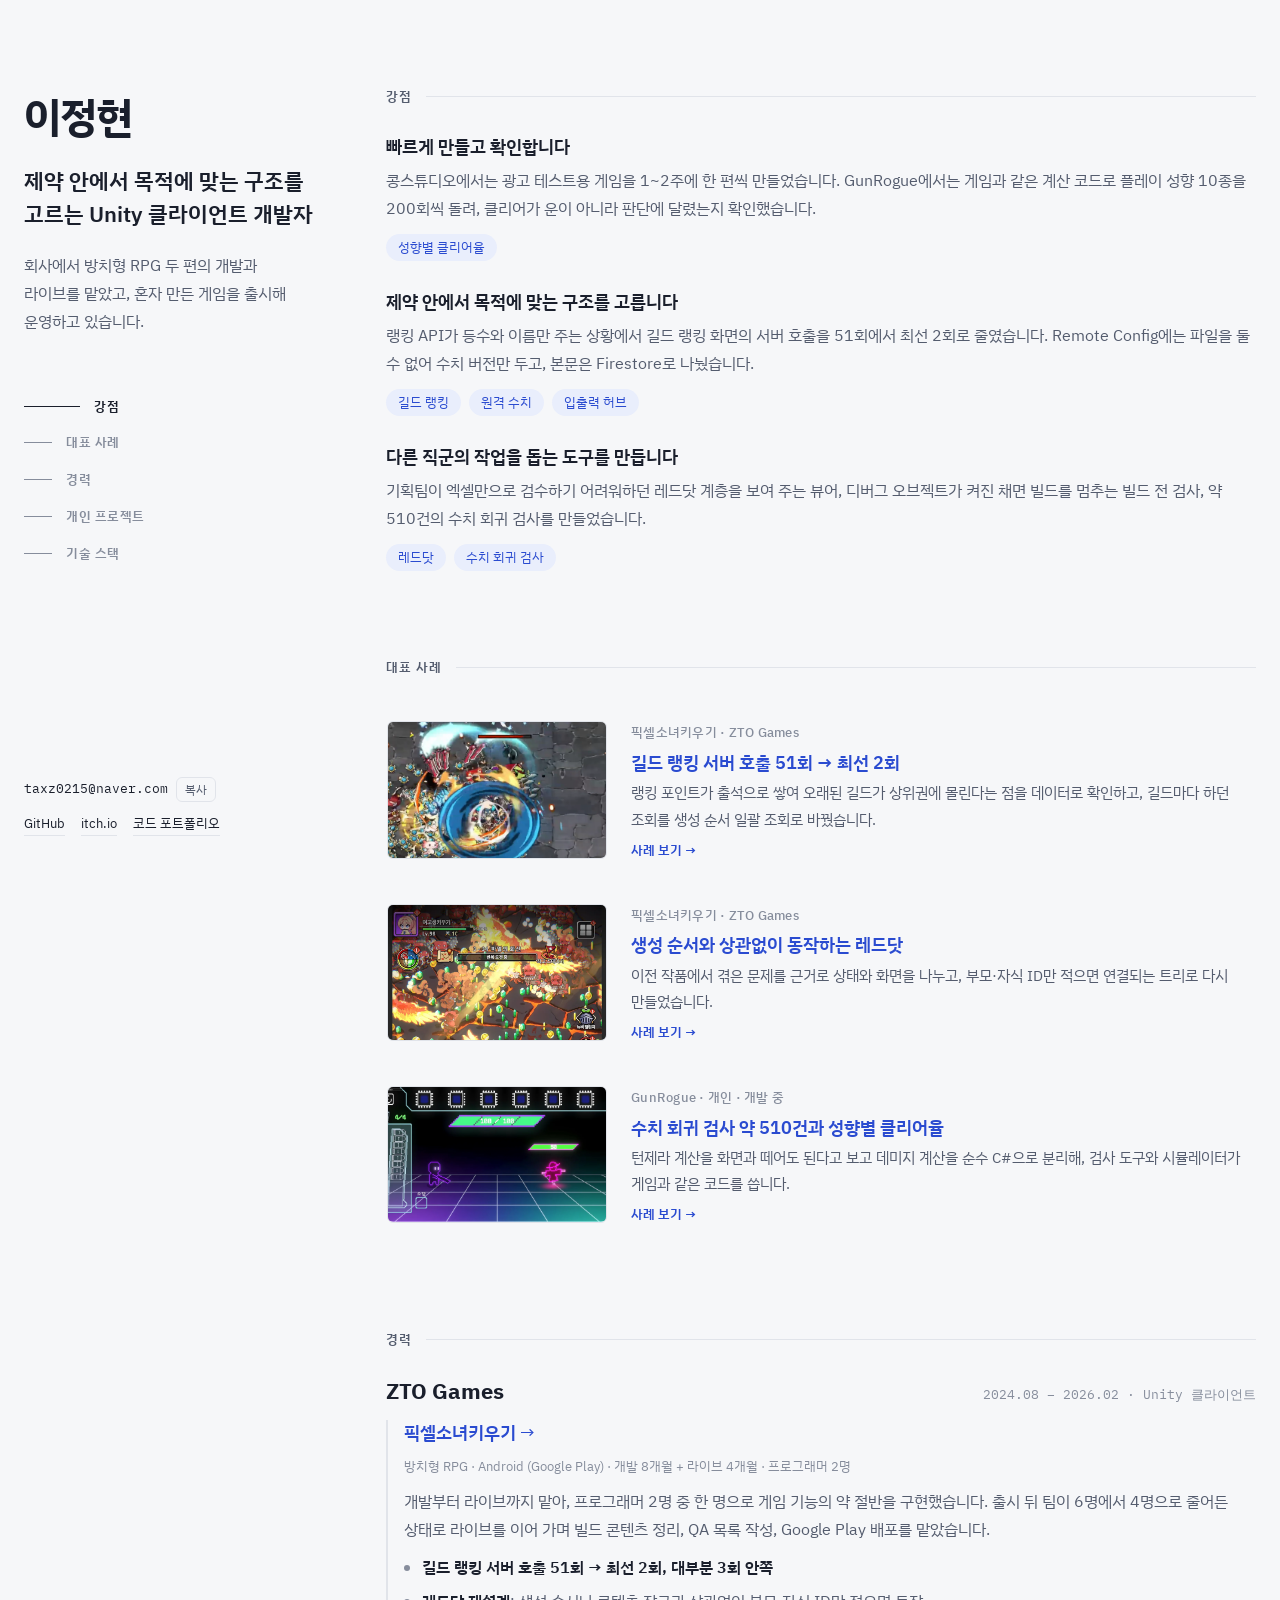
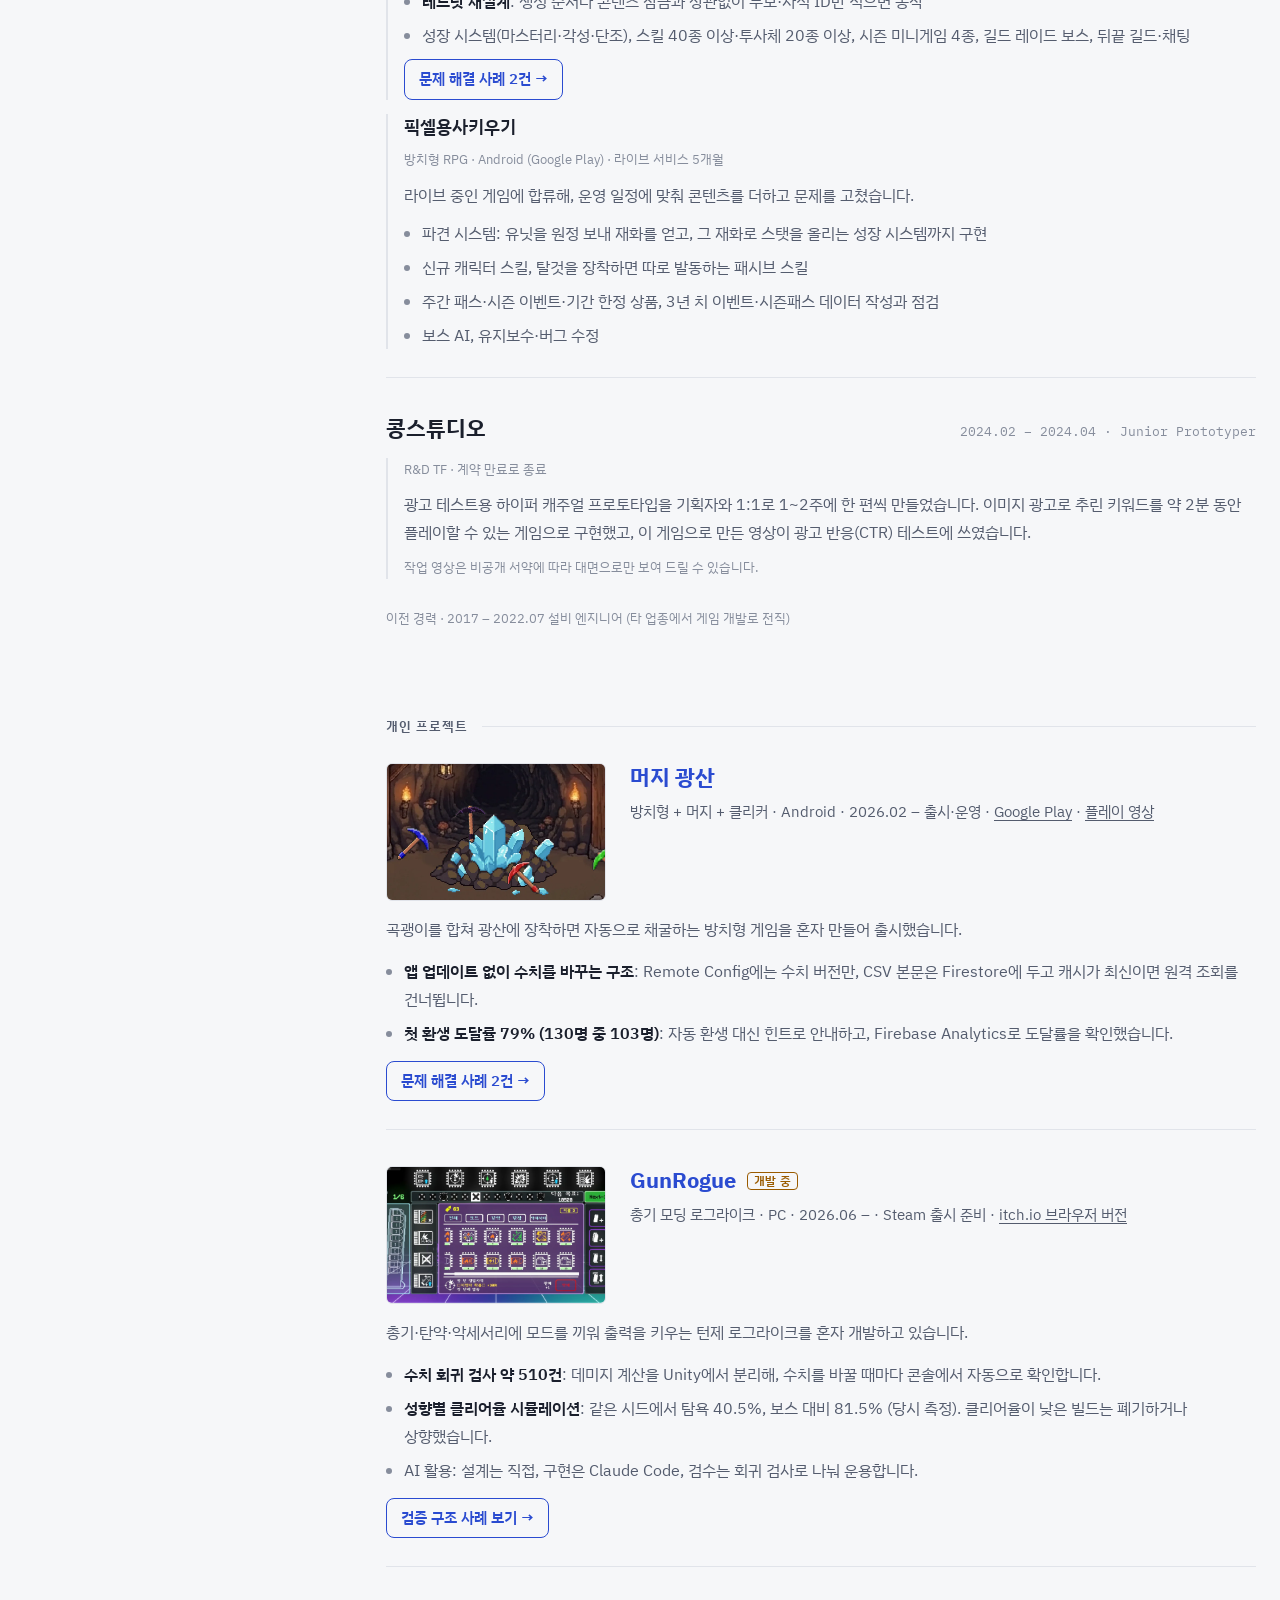
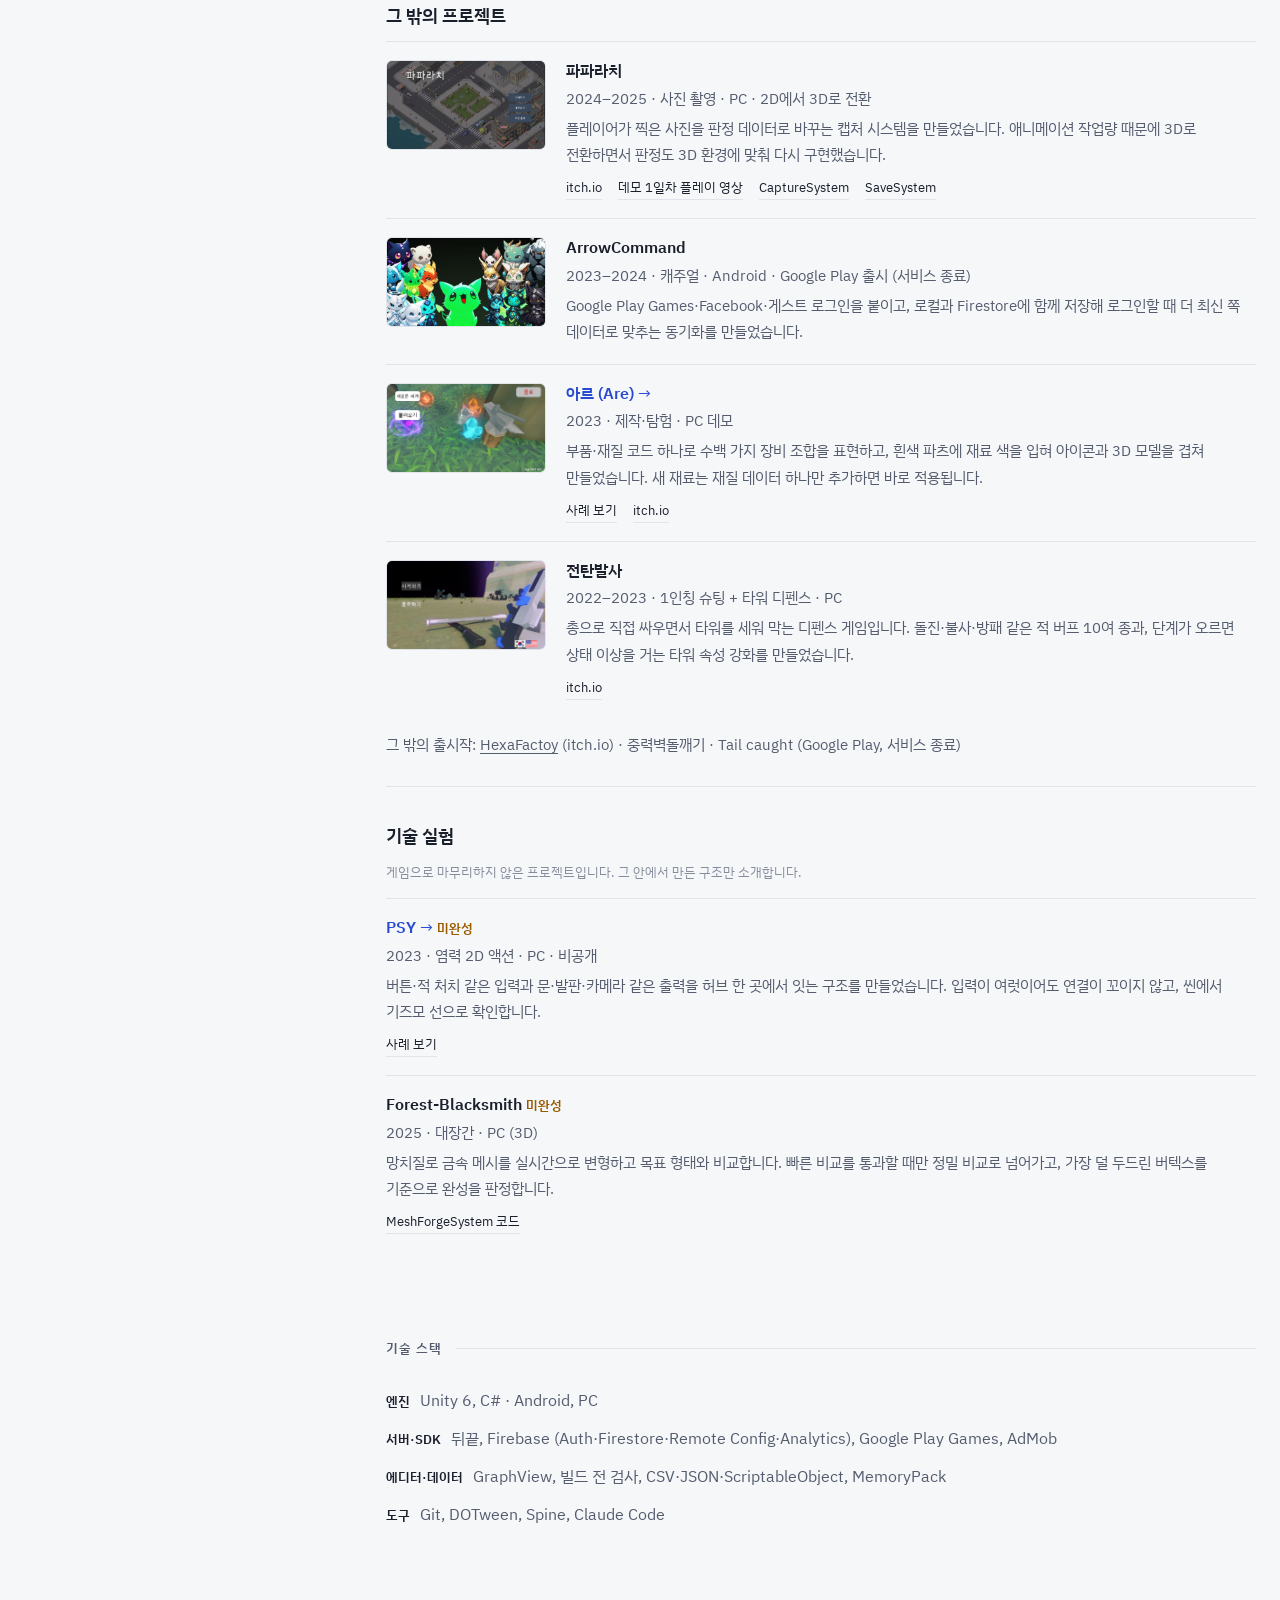
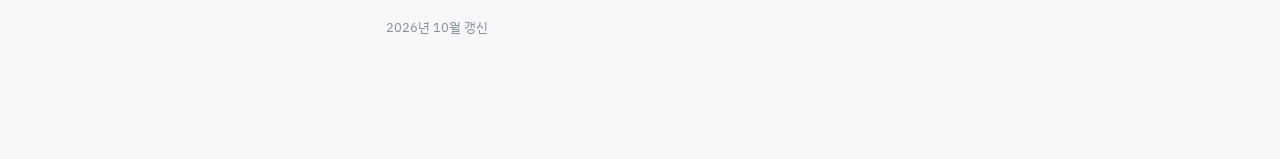
<file: index.html>
<!doctype html>
<html lang="ko">
<head>
<meta charset="utf-8">
<meta name="viewport" content="width=device-width, initial-scale=1, viewport-fit=cover">
<title>이정현 포트폴리오</title>
<meta name="description" content="제약 안에서 목적에 맞는 구조를 고르는 Unity 클라이언트 개발자 이정현의 포트폴리오">
<link rel="preconnect" href="https://fonts.googleapis.com">
<link rel="preconnect" href="https://fonts.gstatic.com" crossorigin>
<link rel="stylesheet" href="https://fonts.googleapis.com/css2?family=IBM+Plex+Mono:wght@400;500&family=IBM+Plex+Sans+KR:wght@400;500;600;700&display=swap">
<link rel="stylesheet" href="style.css">
<style>:root { padding-top: env(safe-area-inset-top, 0px); padding-bottom: env(safe-area-inset-bottom, 0px); }</style>
</head>
<body>
<div class="wrap">
  <div class="layout">

    <header class="intro">
      <div style="display:flex;flex-direction:column;gap:20px">
        <h1 class="name">이정현</h1>
        <p class="tagline">제약 안에서 목적에 맞는 구조를 고르는 Unity 클라이언트 개발자</p>
        <p class="lede">회사에서 방치형 RPG 두 편의 개발과 라이브를 맡았고, 혼자 만든 게임을 출시해 운영하고 있습니다.</p>
        <nav class="toc" aria-label="목차">
          <a href="#strengths">강점</a>
          <a href="#cases">대표 사례</a>
          <a href="#career">경력</a>
          <a href="#projects">개인 프로젝트</a>
          <a href="#stack">기술 스택</a>
        </nav>
      </div>
      <div class="contact">
        <div class="contact-mail">
          <span id="mail">taxz0215@naver.com</span>
          <button class="copy-btn" id="copy-mail" type="button">복사</button>
        </div>
        <div class="links">
          <a href="https://github.com/Daltanyang0215" target="_blank" rel="noopener">GitHub</a>
          <a href="https://daltanyang0215.itch.io/" target="_blank" rel="noopener">itch.io</a>
          <a href="https://github.com/Daltanyang0215/unity-portfolio" target="_blank" rel="noopener">코드 포트폴리오</a>
        </div>
      </div>
    </header>

    <main class="content">

      <section class="section" id="strengths" aria-labelledby="t-strengths">
        <h2 class="section-title" id="t-strengths">강점</h2>
        <ul class="strengths">
          <li class="strength">
            <h3>빠르게 만들고 확인합니다</h3>
            <p>콩스튜디오에서는 광고 테스트용 게임을 1~2주에 한 편씩 만들었습니다. GunRogue에서는 게임과 같은 계산 코드로 플레이 성향 10종을 200회씩 돌려, 클리어가 운이 아니라 판단에 달렸는지 확인했습니다.</p>
            <div class="chips"><a class="chip" href="gunrogue.html#sim">성향별 클리어율</a></div>
          </li>
          <li class="strength">
            <h3>제약 안에서 목적에 맞는 구조를 고릅니다</h3>
            <p>랭킹 API가 등수와 이름만 주는 상황에서 길드 랭킹 화면의 서버 호출을 51회에서 최선 2회로 줄였습니다. Remote Config에는 파일을 둘 수 없어 수치 버전만 두고, 본문은 Firestore로 나눴습니다.</p>
            <div class="chips">
              <a class="chip" href="pixelgirl.html#guild-ranking">길드 랭킹</a>
              <a class="chip" href="merge.html#remote-spec">원격 수치</a>
              <a class="chip" href="psy.html">입출력 허브</a>
            </div>
          </li>
          <li class="strength">
            <h3>다른 직군의 작업을 돕는 도구를 만듭니다</h3>
            <p>기획팀이 엑셀만으로 검수하기 어려워하던 레드닷 계층을 보여 주는 뷰어, 디버그 오브젝트가 켜진 채면 빌드를 멈추는 빌드 전 검사, 약 510건의 수치 회귀 검사를 만들었습니다.</p>
            <div class="chips">
              <a class="chip" href="pixelgirl.html#red-dot">레드닷</a>
              <a class="chip" href="gunrogue.html#harness">수치 회귀 검사</a>
            </div>
          </li>
        </ul>
      </section>

      <section class="section" id="cases" aria-labelledby="t-cases">
        <h2 class="section-title" id="t-cases">대표 사례</h2>
        <ul class="rows">
          <li class="row">
            <div class="row-thumb"><img src="images/pg3.webp" alt="픽셀소녀키우기 길드 레이드 보스 전투 화면" loading="lazy"></div>
            <div class="row-body">
              <span class="eyebrow">픽셀소녀키우기 · ZTO Games</span>
              <h3><a href="pixelgirl.html#guild-ranking">길드 랭킹 서버 호출 51회 → 최선 2회</a></h3>
              <p>랭킹 포인트가 출석으로 쌓여 오래된 길드가 상위권에 몰린다는 점을 데이터로 확인하고, 길드마다 하던 조회를 생성 순서 일괄 조회로 바꿨습니다.</p>
              <span class="go">사례 보기</span>
            </div>
          </li>
          <li class="row">
            <div class="row-thumb"><img src="images/pg1.webp" alt="픽셀소녀키우기 메인 화면. 메뉴 아이콘마다 레드닷 표시" loading="lazy" style="object-position:top"></div>
            <div class="row-body">
              <span class="eyebrow">픽셀소녀키우기 · ZTO Games</span>
              <h3><a href="pixelgirl.html#red-dot">생성 순서와 상관없이 동작하는 레드닷</a></h3>
              <p>이전 작품에서 겪은 문제를 근거로 상태와 화면을 나누고, 부모·자식 ID만 적으면 연결되는 트리로 다시 만들었습니다.</p>
              <span class="go">사례 보기</span>
            </div>
          </li>
          <li class="row">
            <div class="row-thumb"><img src="images/gr1.webp" alt="GunRogue 전투 화면. 탄창과 모드 슬롯" loading="lazy"></div>
            <div class="row-body">
              <span class="eyebrow">GunRogue · 개인 · 개발 중</span>
              <h3><a href="gunrogue.html#harness">수치 회귀 검사 약 510건과 성향별 클리어율</a></h3>
              <p>턴제라 계산을 화면과 떼어도 된다고 보고 데미지 계산을 순수 C#으로 분리해, 검사 도구와 시뮬레이터가 게임과 같은 코드를 씁니다.</p>
              <span class="go">사례 보기</span>
            </div>
          </li>
        </ul>
      </section>

      <section class="section" id="career" aria-labelledby="t-career">
        <h2 class="section-title" id="t-career">경력</h2>

        <article class="entry">
          <div class="entry-head">
            <h3>ZTO Games</h3>
            <span class="period">2024.08 – 2026.02 · Unity 클라이언트</span>
          </div>

          <div class="job">
            <h4><a class="tlink" href="pixelgirl.html">픽셀소녀키우기</a></h4>
            <p class="meta">방치형 RPG · Android (Google Play) · 개발 8개월 + 라이브 4개월 · 프로그래머 2명</p>
            <p class="desc">개발부터 라이브까지 맡아, 프로그래머 2명 중 한 명으로 게임 기능의 약 절반을 구현했습니다. 출시 뒤 팀이 6명에서 4명으로 줄어든 상태로 라이브를 이어 가며 빌드 콘텐츠 정리, QA 목록 작성, Google Play 배포를 맡았습니다.</p>
            <ul class="results">
              <li><strong>길드 랭킹 서버 호출 51회 → 최선 2회, 대부분 3회 안쪽</strong></li>
              <li><strong>레드닷 재설계</strong>: 생성 순서나 콘텐츠 잠금과 상관없이 부모·자식 ID만 적으면 동작</li>
              <li>성장 시스템(마스터리·각성·단조), 스킬 40종 이상·투사체 20종 이상, 시즌 미니게임 4종, 길드 레이드 보스, 뒤끝 길드·채팅</li>
            </ul>
            <a class="more" href="pixelgirl.html">문제 해결 사례 2건 →</a>
          </div>

          <div class="job">
            <h4>픽셀용사키우기</h4>
            <p class="meta">방치형 RPG · Android (Google Play) · 라이브 서비스 5개월</p>
            <p class="desc">라이브 중인 게임에 합류해, 운영 일정에 맞춰 콘텐츠를 더하고 문제를 고쳤습니다.</p>
            <ul class="results">
              <li>파견 시스템: 유닛을 원정 보내 재화를 얻고, 그 재화로 스탯을 올리는 성장 시스템까지 구현</li>
              <li>신규 캐릭터 스킬, 탈것을 장착하면 따로 발동하는 패시브 스킬</li>
              <li>주간 패스·시즌 이벤트·기간 한정 상품, 3년 치 이벤트·시즌패스 데이터 작성과 점검</li>
              <li>보스 AI, 유지보수·버그 수정</li>
            </ul>
          </div>
        </article>

        <article class="entry">
          <div class="entry-head">
            <h3>콩스튜디오</h3>
            <span class="period">2024.02 – 2024.04 · Junior Prototyper</span>
          </div>
          <div class="job">
            <p class="meta">R&amp;D TF · 계약 만료로 종료</p>
            <p class="desc">광고 테스트용 하이퍼 캐주얼 프로토타입을 기획자와 1:1로 1~2주에 한 편씩 만들었습니다. 이미지 광고로 추린 키워드를 약 2분 동안 플레이할 수 있는 게임으로 구현했고, 이 게임으로 만든 영상이 광고 반응(CTR) 테스트에 쓰였습니다.</p>
            <p class="note">작업 영상은 비공개 서약에 따라 대면으로만 보여 드릴 수 있습니다.</p>
          </div>
        </article>

        <p class="note">이전 경력 · 2017 – 2022.07 설비 엔지니어 (타 업종에서 게임 개발로 전직)</p>
      </section>

      <section class="section" id="projects" aria-labelledby="t-projects">
        <h2 class="section-title" id="t-projects">개인 프로젝트</h2>

        <article class="entry">
          <div class="row" style="margin-inline:0;padding:0;border:0;background:none">
            <a class="row-thumb" href="merge.html" tabindex="-1" aria-hidden="true"><img src="images/merge_s4.webp" alt="머지 광산 대표 이미지. 광산 속 크리스탈과 곡괭이" loading="lazy"></a>
            <div class="row-body">
              <div class="entry-head"><h3><a class="tlink" href="merge.html">머지 광산</a></h3></div>
              <p class="meta">방치형 + 머지 + 클리커 · Android · 2026.02 – 출시·운영 · <a href="https://play.google.com/store/apps/details?id=com.NightView.IdleMineForge" target="_blank" rel="noopener">Google Play</a> · <a href="https://www.youtube.com/shorts/Zfw9rEqtoNc" target="_blank" rel="noopener">플레이 영상</a></p>
            </div>
          </div>
          <p class="desc">곡괭이를 합쳐 광산에 장착하면 자동으로 채굴하는 방치형 게임을 혼자 만들어 출시했습니다.</p>
          <ul class="results">
            <li><strong>앱 업데이트 없이 수치를 바꾸는 구조</strong>: Remote Config에는 수치 버전만, CSV 본문은 Firestore에 두고 캐시가 최신이면 원격 조회를 건너뜁니다.</li>
            <li><strong>첫 환생 도달률 79% (130명 중 103명)</strong>: 자동 환생 대신 힌트로 안내하고, Firebase Analytics로 도달률을 확인했습니다.</li>
          </ul>
          <a class="more" href="merge.html">문제 해결 사례 2건 →</a>
        </article>

        <article class="entry">
          <div class="row" style="margin-inline:0;padding:0;border:0;background:none">
            <a class="row-thumb" href="gunrogue.html" tabindex="-1" aria-hidden="true"><img src="images/gr2.webp" alt="GunRogue 상점 화면" loading="lazy"></a>
            <div class="row-body">
              <div class="entry-head"><h3><a class="tlink" href="gunrogue.html">GunRogue</a> <span class="tag">개발 중</span></h3></div>
              <p class="meta">총기 모딩 로그라이크 · PC · 2026.06 – · Steam 출시 준비 · <a href="https://daltanyang0215.itch.io/gunrogue" target="_blank" rel="noopener">itch.io 브라우저 버전</a></p>
            </div>
          </div>
          <p class="desc">총기·탄약·악세서리에 모드를 끼워 출력을 키우는 턴제 로그라이크를 혼자 개발하고 있습니다.</p>
          <ul class="results">
            <li><strong>수치 회귀 검사 약 510건</strong>: 데미지 계산을 Unity에서 분리해, 수치를 바꿀 때마다 콘솔에서 자동으로 확인합니다.</li>
            <li><strong>성향별 클리어율 시뮬레이션</strong>: 같은 시드에서 탐욕 40.5%, 보스 대비 81.5% (당시 측정). 클리어율이 낮은 빌드는 폐기하거나 상향했습니다.</li>
            <li>AI 활용: 설계는 직접, 구현은 Claude Code, 검수는 회귀 검사로 나눠 운용합니다.</li>
          </ul>
          <a class="more" href="gunrogue.html">검증 구조 사례 보기 →</a>
        </article>

        <div class="entry">
          <h3 style="font-size:var(--step-1);font-weight:600">그 밖의 프로젝트</h3>
          <ul class="minor">
            <li>
              <div class="thumb"><img src="images/paparazzi.webp" alt="파파라치 게임 화면" loading="lazy"></div>
              <div>
                <h4>파파라치</h4>
                <p class="meta">2024–2025 · 사진 촬영 · PC · 2D에서 3D로 전환</p>
                <p>플레이어가 찍은 사진을 판정 데이터로 바꾸는 캡처 시스템을 만들었습니다. 애니메이션 작업량 때문에 3D로 전환하면서 판정도 3D 환경에 맞춰 다시 구현했습니다.</p>
                <div class="links">
                  <a href="https://daltanyang0215.itch.io/paparazzi" target="_blank" rel="noopener">itch.io</a>
                  <a href="https://www.youtube.com/watch?v=f75rB4DipHE" target="_blank" rel="noopener">데모 1일차 플레이 영상</a>
                  <a href="https://github.com/Daltanyang0215/unity-portfolio/tree/master/CaptureSystem" target="_blank" rel="noopener">CaptureSystem</a>
                  <a href="https://github.com/Daltanyang0215/unity-portfolio/tree/master/SaveSystem" target="_blank" rel="noopener">SaveSystem</a>
                </div>
              </div>
            </li>
            <li>
              <div class="thumb"><img src="images/arrow.webp" alt="ArrowCommand 대표 이미지. 수집 캐릭터들" loading="lazy"></div>
              <div>
                <h4>ArrowCommand</h4>
                <p class="meta">2023–2024 · 캐주얼 · Android · Google Play 출시 (서비스 종료)</p>
                <p>Google Play Games·Facebook·게스트 로그인을 붙이고, 로컬과 Firestore에 함께 저장해 로그인할 때 더 최신 쪽 데이터로 맞추는 동기화를 만들었습니다.</p>
              </div>
            </li>
            <li>
              <a class="thumb" href="are.html" tabindex="-1" aria-hidden="true"><img src="images/are.webp" alt="아르 타이틀 화면. 모루와 크리스탈" loading="lazy"></a>
              <div>
                <h4><a class="tlink" href="are.html">아르 (Are)</a></h4>
                <p class="meta">2023 · 제작·탐험 · PC 데모</p>
                <p>부품·재질 코드 하나로 수백 가지 장비 조합을 표현하고, 흰색 파츠에 재료 색을 입혀 아이콘과 3D 모델을 겹쳐 만들었습니다. 새 재료는 재질 데이터 하나만 추가하면 바로 적용됩니다.</p>
                <div class="links">
                  <a href="are.html">사례 보기</a>
                  <a href="https://daltanyang0215.itch.io/are" target="_blank" rel="noopener">itch.io</a>
                </div>
              </div>
            </li>
            <li>
              <div class="thumb"><img src="images/fullburst.webp" alt="전탄발사 타이틀 화면" loading="lazy"></div>
              <div>
                <h4>전탄발사</h4>
                <p class="meta">2022–2023 · 1인칭 슈팅 + 타워 디펜스 · PC</p>
                <p>총으로 직접 싸우면서 타워를 세워 막는 디펜스 게임입니다. 돌진·불사·방패 같은 적 버프 10여 종과, 단계가 오르면 상태 이상을 거는 타워 속성 강화를 만들었습니다.</p>
                <div class="links"><a href="https://daltanyang0215.itch.io/fullburst" target="_blank" rel="noopener">itch.io</a></div>
              </div>
            </li>
          </ul>
          <p class="also">그 밖의 출시작: <a href="https://daltanyang0215.itch.io/hexafactoy" target="_blank" rel="noopener">HexaFactoy</a> (itch.io) · 중력벽돌깨기 · Tail caught (Google Play, 서비스 종료)</p>
        </div>

        <div class="entry">
          <h3 style="font-size:var(--step-1);font-weight:600">기술 실험</h3>
          <p class="note">게임으로 마무리하지 않은 프로젝트입니다. 그 안에서 만든 구조만 소개합니다.</p>
          <ul class="minor">
            <li class="noimg">
              <div>
                <h4><a class="tlink" href="psy.html">PSY</a> <span class="exp-label">미완성</span></h4>
                <p class="meta">2023 · 염력 2D 액션 · PC · 비공개</p>
                <p>버튼·적 처치 같은 입력과 문·발판·카메라 같은 출력을 허브 한 곳에서 잇는 구조를 만들었습니다. 입력이 여럿이어도 연결이 꼬이지 않고, 씬에서 기즈모 선으로 확인합니다.</p>
                <div class="links"><a href="psy.html">사례 보기</a></div>
              </div>
            </li>
            <li class="noimg">
              <div>
                <h4>Forest-Blacksmith <span class="exp-label">미완성</span></h4>
                <p class="meta">2025 · 대장간 · PC (3D)</p>
                <p>망치질로 금속 메시를 실시간으로 변형하고 목표 형태와 비교합니다. 빠른 비교를 통과할 때만 정밀 비교로 넘어가고, 가장 덜 두드린 버텍스를 기준으로 완성을 판정합니다.</p>
                <div class="links"><a href="https://github.com/Daltanyang0215/unity-portfolio/tree/master/MeshForgeSystem" target="_blank" rel="noopener">MeshForgeSystem 코드</a></div>
              </div>
            </li>
          </ul>
        </div>
      </section>

      <section class="section" id="stack" aria-labelledby="t-stack">
        <h2 class="section-title" id="t-stack">기술 스택</h2>
        <div class="stack-lines">
          <p><b>엔진</b>Unity 6, C# · Android, PC</p>
          <p><b>서버·SDK</b>뒤끝, Firebase (Auth·Firestore·Remote Config·Analytics), Google Play Games, AdMob</p>
          <p><b>에디터·데이터</b>GraphView, 빌드 전 검사, CSV·JSON·ScriptableObject, MemoryPack</p>
          <p><b>도구</b>Git, DOTween, Spine, Claude Code</p>
        </div>
      </section>

      <p class="foot">2026년 10월 갱신</p>
    </main>
  </div>
</div>

<script>
  // 이메일 복사 — 클립보드가 막히면 글자를 선택해 둔다
  (function () {
    var btn = document.getElementById('copy-mail');
    var mail = document.getElementById('mail');
    btn.addEventListener('click', function () {
      var done = function () { btn.textContent = '복사됨'; setTimeout(function () { btn.textContent = '복사'; }, 1600); };
      var fallback = function () {
        var r = document.createRange(); r.selectNodeContents(mail);
        var s = window.getSelection(); s.removeAllRanges(); s.addRange(r);
        btn.textContent = '선택됨';
      };
      try { navigator.clipboard.writeText(mail.textContent).then(done, fallback); } catch (e) { fallback(); }
    });
  })();

  // 목차: 보고 있는 섹션 표시
  (function () {
    var links = document.querySelectorAll('.toc a');
    if (!('IntersectionObserver' in window) || !links.length) return;
    var map = {};
    links.forEach(function (a) { map[a.getAttribute('href').slice(1)] = a; });
    var io = new IntersectionObserver(function (entries) {
      entries.forEach(function (en) {
        if (!en.isIntersecting) return;
        links.forEach(function (a) { a.removeAttribute('aria-current'); });
        var a = map[en.target.id]; if (a) a.setAttribute('aria-current', 'true');
      });
    }, { rootMargin: '-35% 0px -60% 0px' });
    Object.keys(map).forEach(function (id) { var el = document.getElementById(id); if (el) io.observe(el); });
  })();
</script>
</body>
</html>
</file>
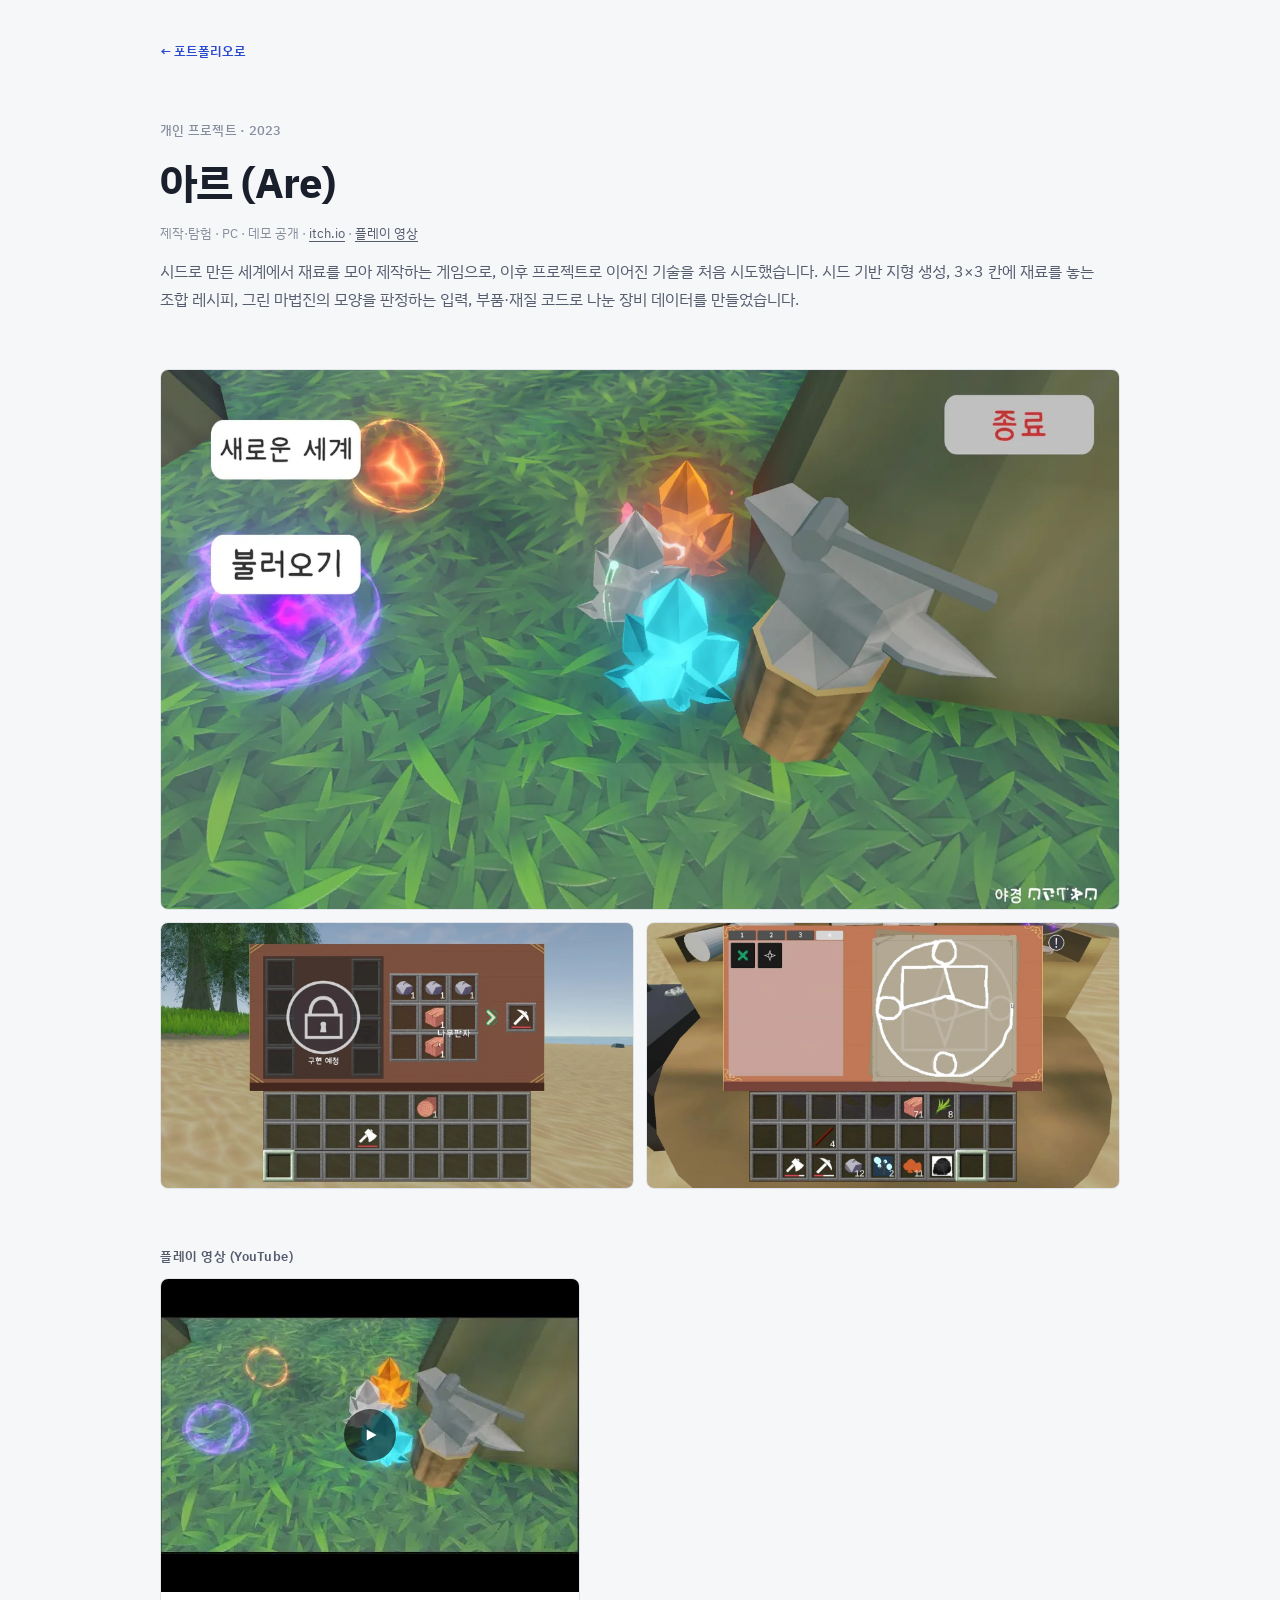
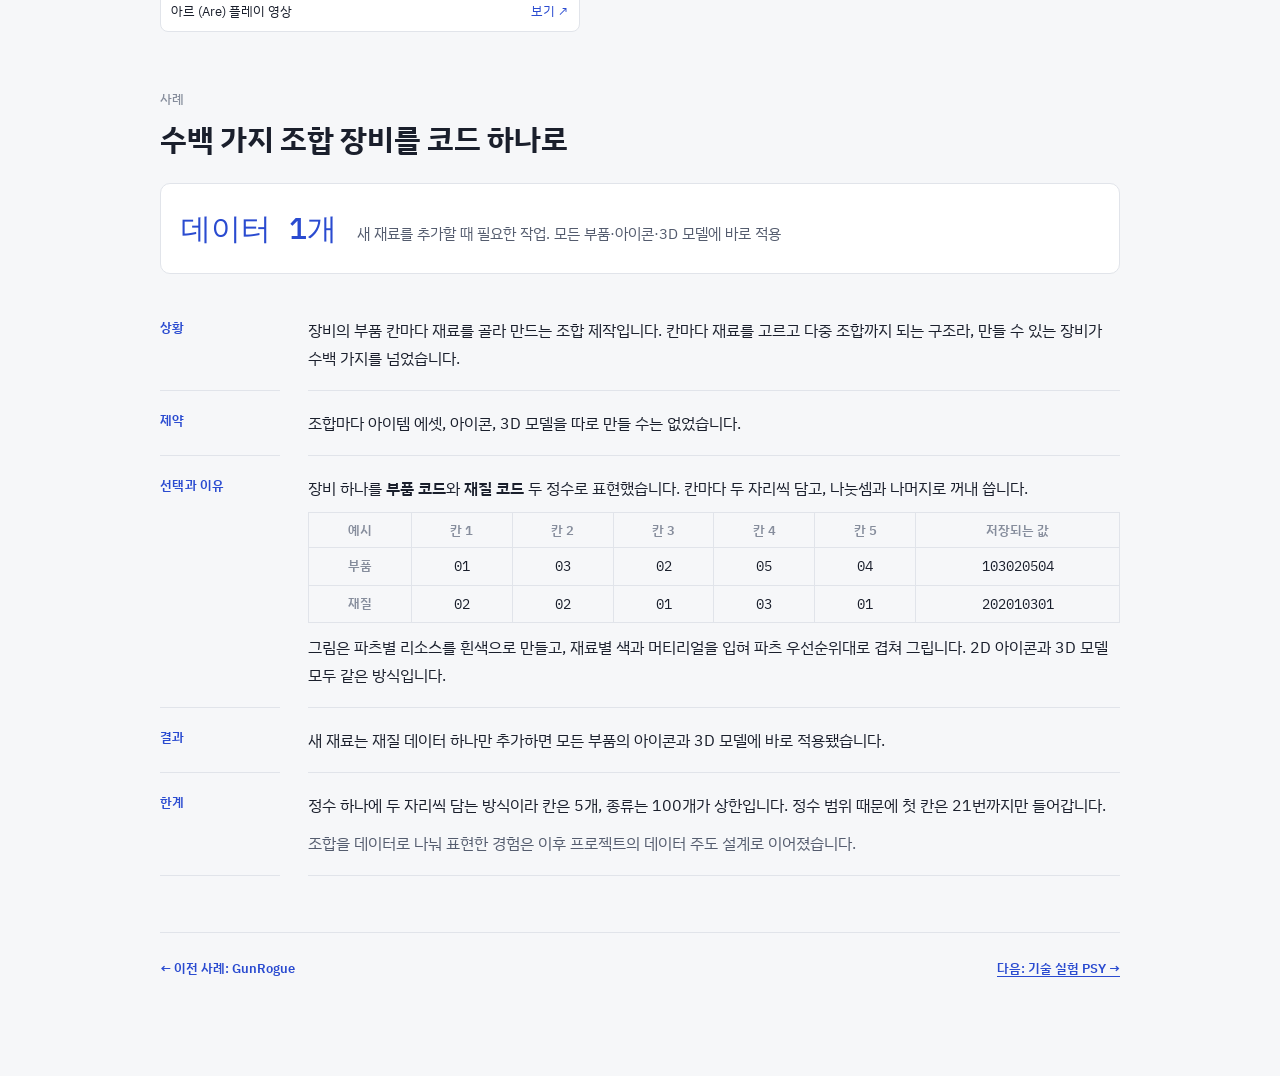
<file: are.html>
<!doctype html>
<html lang="ko">
<head>
<meta charset="utf-8">
<meta name="viewport" content="width=device-width, initial-scale=1, viewport-fit=cover">
<title>아르 사례 · 이정현</title>
<meta name="description" content="아르(Are)에서 부품·재질 코드 하나로 조합 장비를 표현한 사례">
<link rel="preconnect" href="https://fonts.googleapis.com">
<link rel="preconnect" href="https://fonts.gstatic.com" crossorigin>
<link rel="stylesheet" href="https://fonts.googleapis.com/css2?family=IBM+Plex+Mono:wght@400;500&family=IBM+Plex+Sans+KR:wght@400;500;600;700&display=swap">
<link rel="stylesheet" href="style.css">
<style>:root { padding-top: env(safe-area-inset-top, 0px); padding-bottom: env(safe-area-inset-bottom, 0px); }</style>
</head>
<body>
<div class="wrap">
  <main class="page">

    <a class="back" href="index.html">포트폴리오로</a>

    <header class="page-head">
      <span class="eyebrow">개인 프로젝트 · 2023</span>
      <h1>아르 (Are)</h1>
      <p class="meta">제작·탐험 · PC · 데모 공개 · <a href="https://daltanyang0215.itch.io/are" target="_blank" rel="noopener">itch.io</a> · <a href="https://youtu.be/Yv7eT4FdvQ0" target="_blank" rel="noopener">플레이 영상</a></p>
      <p class="desc">시드로 만든 세계에서 재료를 모아 제작하는 게임으로, 이후 프로젝트로 이어진 기술을 처음 시도했습니다. 시드 기반 지형 생성, 3×3 칸에 재료를 놓는 조합 레시피, 그린 마법진의 모양을 판정하는 입력, 부품·재질 코드로 나눈 장비 데이터를 만들었습니다.</p>
    </header>

    <div class="gallery-wide">
      <figure><img src="images/are.webp" alt="아르 타이틀 화면. 모루와 크리스탈"></figure>
      <div class="gallery-row landscape">
        <figure><img src="images/are_s4.webp" alt="제작대 화면. 칸에 재료를 놓아 도구를 만든다" loading="lazy"></figure>
        <figure><img src="images/are_s5.webp" alt="마법진을 그리는 화면" loading="lazy"></figure>
      </div>
    </div>

    <section class="videos" aria-label="플레이 영상">
      <span class="videos-title">플레이 영상 (YouTube)</span>
      <div class="vrow wide">
        <a class="vcard" href="https://youtu.be/Yv7eT4FdvQ0" target="_blank" rel="noopener">
          <span class="vthumb"><img src="images/yt_Yv7eT4FdvQ0.webp" alt="아르 플레이 영상 썸네일" loading="lazy"></span>
          <span class="vcap"><span>아르 (Are) 플레이 영상</span><span>보기 ↗</span></span>
        </a>
      </div>
    </section>

    <article class="case" id="parts-code" aria-labelledby="t-parts">
      <div class="case-head">
        <span class="eyebrow">사례</span>
        <h2 id="t-parts">수백 가지 조합 장비를 코드 하나로</h2>
      </div>
      <div class="outcome">
        <span class="big">데이터 1개</span>
        <span class="sub">새 재료를 추가할 때 필요한 작업. 모든 부품·아이콘·3D 모델에 바로 적용</span>
      </div>
      <dl class="steps">
        <dt>상황</dt>
        <dd><p>장비의 부품 칸마다 재료를 골라 만드는 조합 제작입니다. 칸마다 재료를 고르고 다중 조합까지 되는 구조라, 만들 수 있는 장비가 수백 가지를 넘었습니다.</p></dd>

        <dt>제약</dt>
        <dd><p>조합마다 아이템 에셋, 아이콘, 3D 모델을 따로 만들 수는 없었습니다.</p></dd>

        <dt>선택과 이유</dt>
        <dd>
          <p>장비 하나를 <strong>부품 코드</strong>와 <strong>재질 코드</strong> 두 정수로 표현했습니다. 칸마다 두 자리씩 담고, 나눗셈과 나머지로 꺼내 씁니다.</p>
          <div class="table-wrap">
            <table class="codegrid" aria-label="코드 구성 예시">
              <thead><tr><th scope="col">예시</th><th scope="col">칸 1</th><th scope="col">칸 2</th><th scope="col">칸 3</th><th scope="col">칸 4</th><th scope="col">칸 5</th><th scope="col">저장되는 값</th></tr></thead>
              <tbody>
                <tr><th scope="row">부품</th><td>01</td><td>03</td><td>02</td><td>05</td><td>04</td><td>103020504</td></tr>
                <tr><th scope="row">재질</th><td>02</td><td>02</td><td>01</td><td>03</td><td>01</td><td>202010301</td></tr>
              </tbody>
            </table>
          </div>
          <p>그림은 파츠별 리소스를 흰색으로 만들고, 재료별 색과 머티리얼을 입혀 파츠 우선순위대로 겹쳐 그립니다. 2D 아이콘과 3D 모델 모두 같은 방식입니다.</p>
        </dd>

        <dt>결과</dt>
        <dd><p>새 재료는 재질 데이터 하나만 추가하면 모든 부품의 아이콘과 3D 모델에 바로 적용됐습니다.</p></dd>

        <dt>한계</dt>
        <dd>
          <p>정수 하나에 두 자리씩 담는 방식이라 칸은 5개, 종류는 100개가 상한입니다. 정수 범위 때문에 첫 칸은 21번까지만 들어갑니다.</p>
          <p class="why">조합을 데이터로 나눠 표현한 경험은 이후 프로젝트의 데이터 주도 설계로 이어졌습니다.</p>
        </dd>
      </dl>
    </article>

    <nav class="page-foot" aria-label="페이지 이동">
      <a class="back" href="gunrogue.html">이전 사례: GunRogue</a>
      <a class="go" href="psy.html">다음: 기술 실험 PSY</a>
    </nav>
  </main>
</div>
</body>
</html>
</file>
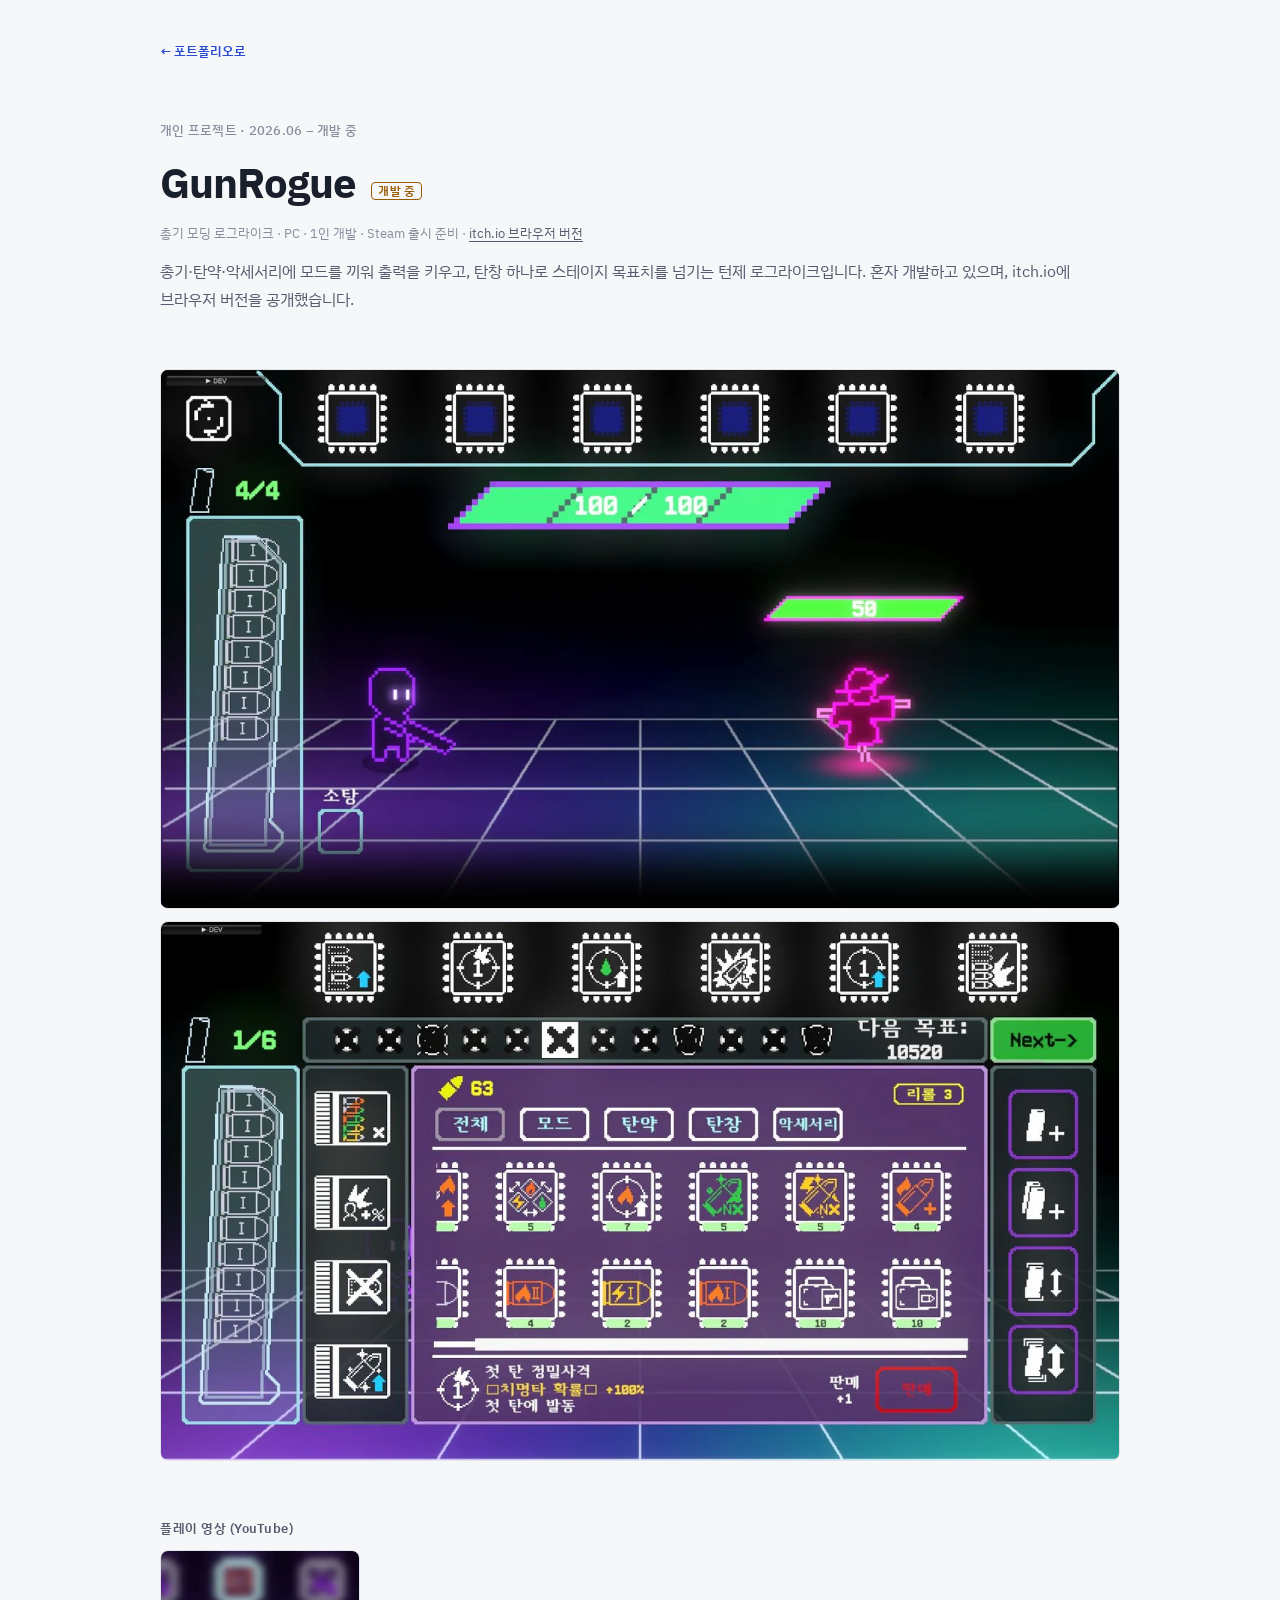
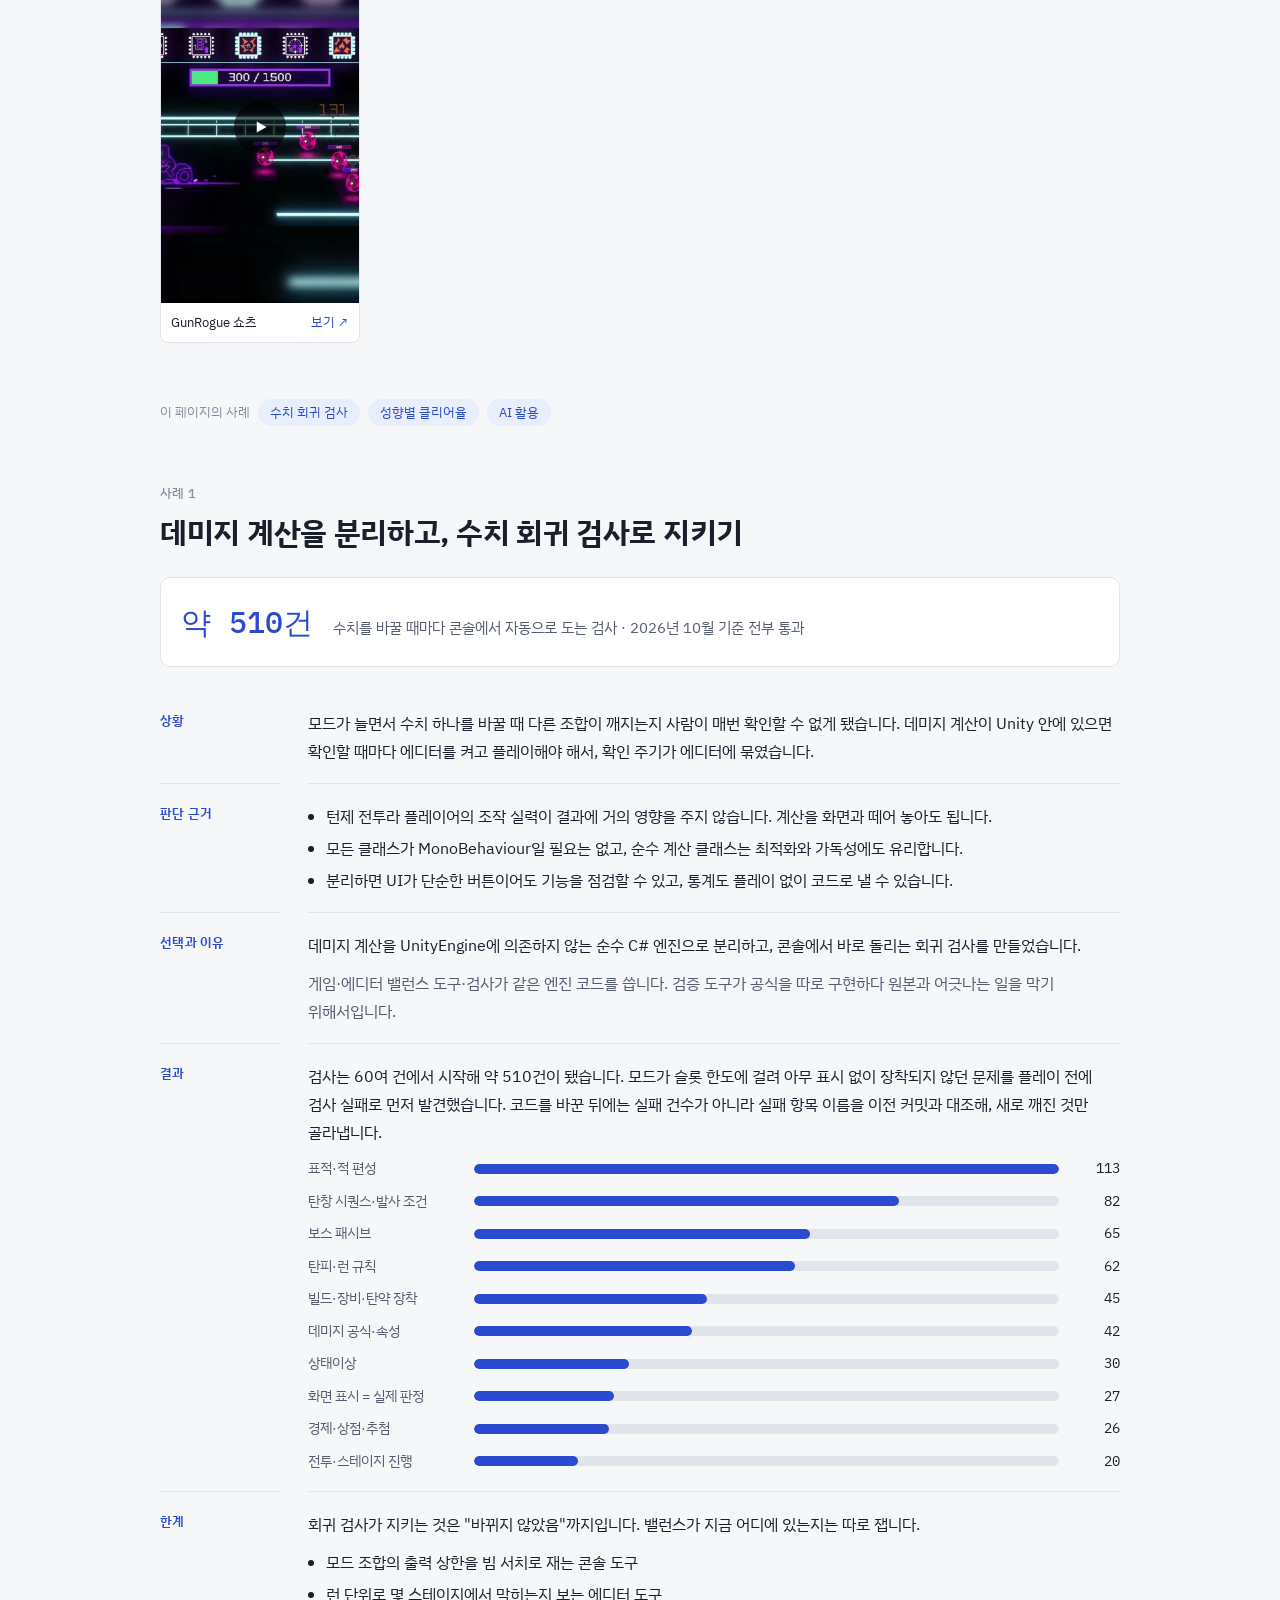
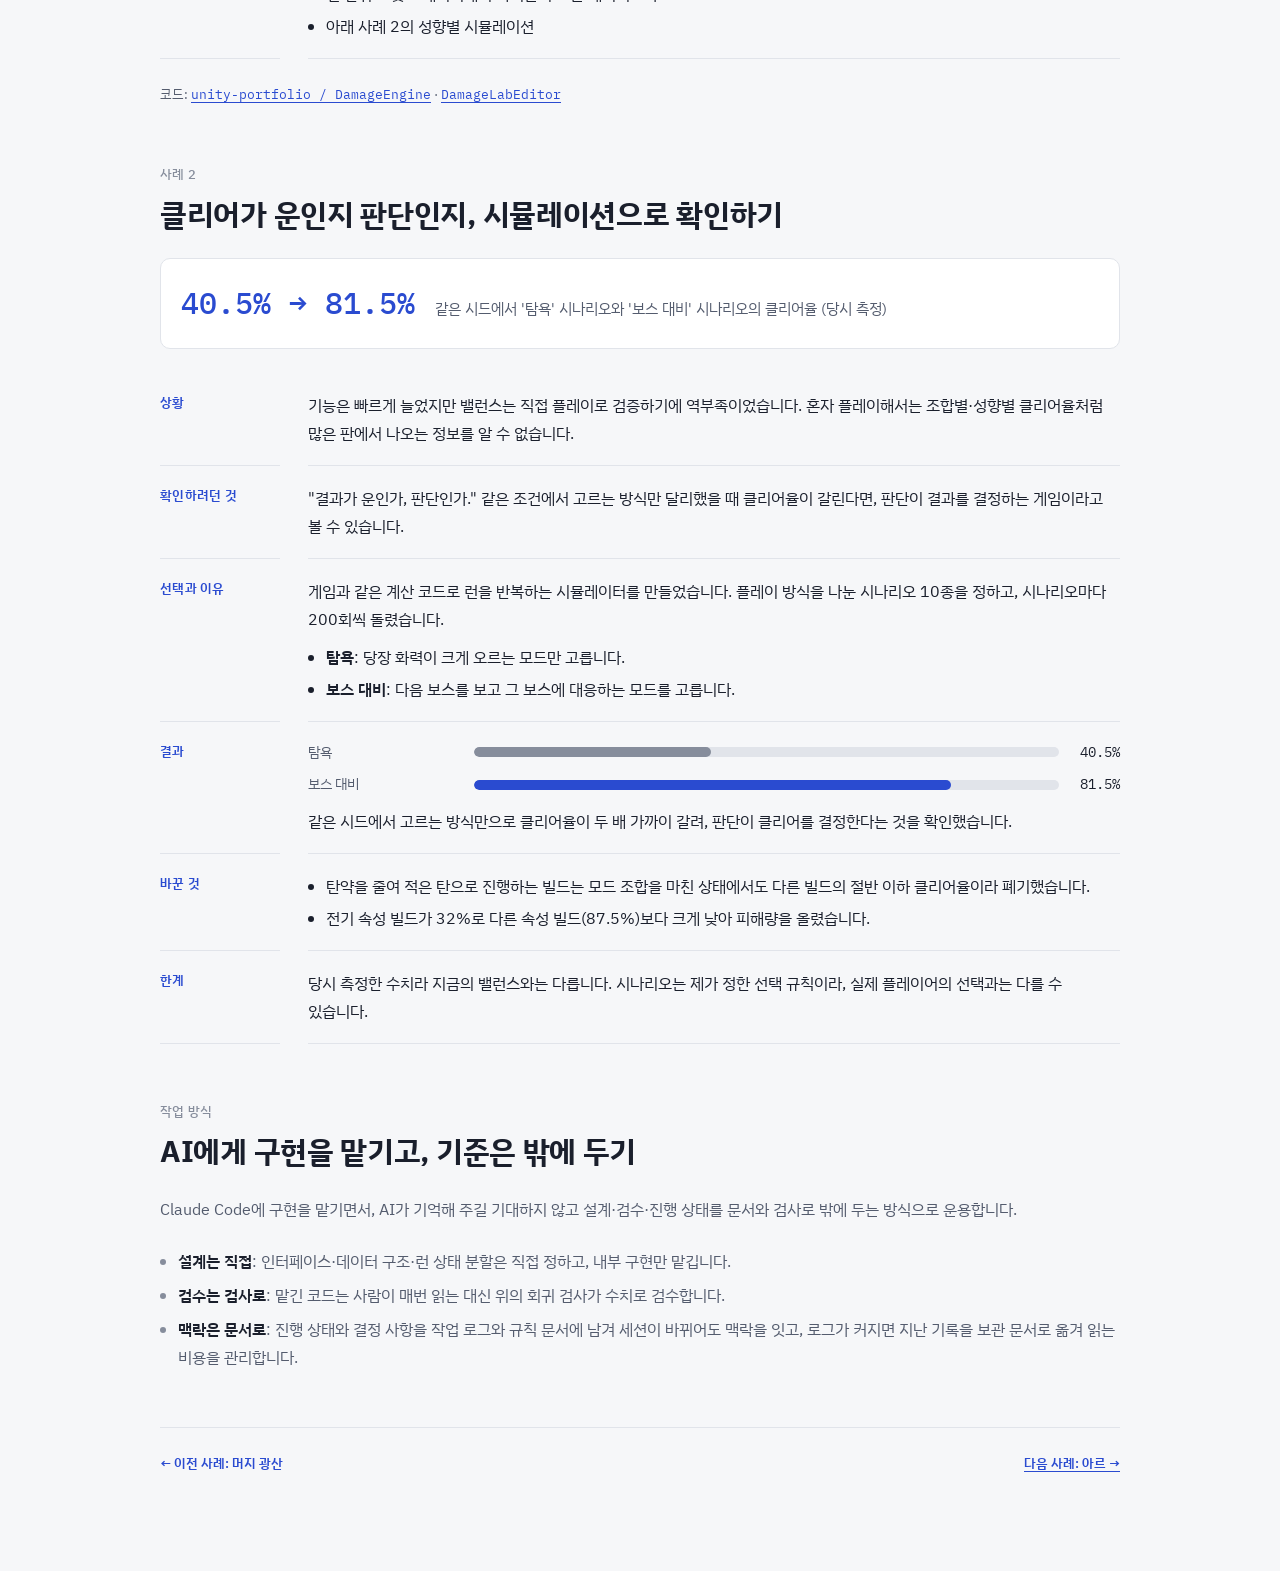
<file: gunrogue.html>
<!doctype html>
<html lang="ko">
<head>
<meta charset="utf-8">
<meta name="viewport" content="width=device-width, initial-scale=1, viewport-fit=cover">
<title>GunRogue 사례 · 이정현</title>
<meta name="description" content="GunRogue 개발에서 만든 검증 구조: 데미지 계산 분리와 수치 회귀 검사, 성향별 클리어율 시뮬레이션, AI 활용 방식">
<link rel="preconnect" href="https://fonts.googleapis.com">
<link rel="preconnect" href="https://fonts.gstatic.com" crossorigin>
<link rel="stylesheet" href="https://fonts.googleapis.com/css2?family=IBM+Plex+Mono:wght@400;500&family=IBM+Plex+Sans+KR:wght@400;500;600;700&display=swap">
<link rel="stylesheet" href="style.css">
<style>:root { padding-top: env(safe-area-inset-top, 0px); padding-bottom: env(safe-area-inset-bottom, 0px); }</style>
</head>
<body>
<div class="wrap">
  <main class="page">

    <a class="back" href="index.html">포트폴리오로</a>

    <header class="page-head">
      <span class="eyebrow">개인 프로젝트 · 2026.06 – 개발 중</span>
      <h1>GunRogue <span class="tag">개발 중</span></h1>
      <p class="meta">총기 모딩 로그라이크 · PC · 1인 개발 · Steam 출시 준비 · <a href="https://daltanyang0215.itch.io/gunrogue" target="_blank" rel="noopener">itch.io 브라우저 버전</a></p>
      <p class="desc">총기·탄약·악세서리에 모드를 끼워 출력을 키우고, 탄창 하나로 스테이지 목표치를 넘기는 턴제 로그라이크입니다. 혼자 개발하고 있으며, itch.io에 브라우저 버전을 공개했습니다.</p>
    </header>

    <div class="gallery-wide">
      <figure>
        <video src="images/gr_play.webm" controls muted loop playsinline preload="metadata" poster="images/gr1.webp" aria-label="GunRogue 전투 플레이 영상"></video>
      </figure>
      <figure><img src="images/gr2.webp" alt="상점 화면. 모드 목록과 탄창 구성" loading="lazy"></figure>
    </div>

    <section class="videos" aria-label="플레이 영상">
      <span class="videos-title">플레이 영상 (YouTube)</span>
      <div class="vrow">
        <a class="vcard" href="https://youtube.com/shorts/Ic_4eZ9V32s" target="_blank" rel="noopener">
          <span class="vthumb"><img src="images/yt_Ic_4eZ9V32s.webp" alt="GunRogue 쇼츠 영상 썸네일" loading="lazy"></span>
          <span class="vcap"><span>GunRogue 쇼츠</span><span>보기 ↗</span></span>
        </a>
      </div>
    </section>

    <p class="jump">이 페이지의 사례 <a class="chip" href="#harness">수치 회귀 검사</a><a class="chip" href="#sim">성향별 클리어율</a><a class="chip" href="#ai">AI 활용</a></p>

    <article class="case" id="harness" aria-labelledby="t-harness">
      <div class="case-head">
        <span class="eyebrow">사례 1</span>
        <h2 id="t-harness">데미지 계산을 분리하고, 수치 회귀 검사로 지키기</h2>
      </div>
      <div class="outcome">
        <span class="big">약 510건</span>
        <span class="sub">수치를 바꿀 때마다 콘솔에서 자동으로 도는 검사 · 2026년 10월 기준 전부 통과</span>
      </div>
      <dl class="steps">
        <dt>상황</dt>
        <dd><p>모드가 늘면서 수치 하나를 바꿀 때 다른 조합이 깨지는지 사람이 매번 확인할 수 없게 됐습니다. 데미지 계산이 Unity 안에 있으면 확인할 때마다 에디터를 켜고 플레이해야 해서, 확인 주기가 에디터에 묶였습니다.</p></dd>

        <dt>판단 근거</dt>
        <dd>
          <ul>
            <li>턴제 전투라 플레이어의 조작 실력이 결과에 거의 영향을 주지 않습니다. 계산을 화면과 떼어 놓아도 됩니다.</li>
            <li>모든 클래스가 MonoBehaviour일 필요는 없고, 순수 계산 클래스는 최적화와 가독성에도 유리합니다.</li>
            <li>분리하면 UI가 단순한 버튼이어도 기능을 점검할 수 있고, 통계도 플레이 없이 코드로 낼 수 있습니다.</li>
          </ul>
        </dd>

        <dt>선택과 이유</dt>
        <dd>
          <p>데미지 계산을 UnityEngine에 의존하지 않는 순수 C# 엔진으로 분리하고, 콘솔에서 바로 돌리는 회귀 검사를 만들었습니다.</p>
          <p class="why">게임·에디터 밸런스 도구·검사가 같은 엔진 코드를 씁니다. 검증 도구가 공식을 따로 구현하다 원본과 어긋나는 일을 막기 위해서입니다.</p>
        </dd>

        <dt>결과</dt>
        <dd>
          <p>검사는 60여 건에서 시작해 약 510건이 됐습니다. 모드가 슬롯 한도에 걸려 아무 표시 없이 장착되지 않던 문제를 플레이 전에 검사 실패로 먼저 발견했습니다. 코드를 바꾼 뒤에는 실패 건수가 아니라 실패 항목 이름을 이전 커밋과 대조해, 새로 깨진 것만 골라냅니다.</p>
          <div class="bars" role="list" aria-label="검사 영역별 건수">
            <div class="bar" role="listitem"><span class="bar-label">표적·적 편성</span><span class="bar-track"><span class="bar-fill" style="width:100%"></span></span><span class="bar-val">113</span></div>
            <div class="bar" role="listitem"><span class="bar-label">탄창 시퀀스·발사 조건</span><span class="bar-track"><span class="bar-fill" style="width:72.6%"></span></span><span class="bar-val">82</span></div>
            <div class="bar" role="listitem"><span class="bar-label">보스 패시브</span><span class="bar-track"><span class="bar-fill" style="width:57.5%"></span></span><span class="bar-val">65</span></div>
            <div class="bar" role="listitem"><span class="bar-label">탄피·런 규칙</span><span class="bar-track"><span class="bar-fill" style="width:54.9%"></span></span><span class="bar-val">62</span></div>
            <div class="bar" role="listitem"><span class="bar-label">빌드·장비·탄약 장착</span><span class="bar-track"><span class="bar-fill" style="width:39.8%"></span></span><span class="bar-val">45</span></div>
            <div class="bar" role="listitem"><span class="bar-label">데미지 공식·속성</span><span class="bar-track"><span class="bar-fill" style="width:37.2%"></span></span><span class="bar-val">42</span></div>
            <div class="bar" role="listitem"><span class="bar-label">상태이상</span><span class="bar-track"><span class="bar-fill" style="width:26.5%"></span></span><span class="bar-val">30</span></div>
            <div class="bar" role="listitem"><span class="bar-label">화면 표시 = 실제 판정</span><span class="bar-track"><span class="bar-fill" style="width:23.9%"></span></span><span class="bar-val">27</span></div>
            <div class="bar" role="listitem"><span class="bar-label">경제·상점·추첨</span><span class="bar-track"><span class="bar-fill" style="width:23%"></span></span><span class="bar-val">26</span></div>
            <div class="bar" role="listitem"><span class="bar-label">전투·스테이지 진행</span><span class="bar-track"><span class="bar-fill" style="width:17.7%"></span></span><span class="bar-val">20</span></div>
          </div>
        </dd>

        <dt>한계</dt>
        <dd>
          <p>회귀 검사가 지키는 것은 "바뀌지 않았음"까지입니다. 밸런스가 지금 어디에 있는지는 따로 잽니다.</p>
          <ul>
            <li>모드 조합의 출력 상한을 빔 서치로 재는 콘솔 도구</li>
            <li>런 단위로 몇 스테이지에서 막히는지 보는 에디터 도구</li>
            <li>아래 사례 2의 성향별 시뮬레이션</li>
          </ul>
        </dd>
      </dl>
      <p class="code-link">코드: <a href="https://github.com/Daltanyang0215/unity-portfolio/tree/master/DamageEngine" target="_blank" rel="noopener">unity-portfolio / DamageEngine</a> · <a href="https://github.com/Daltanyang0215/unity-portfolio/tree/master/DamageLabEditor" target="_blank" rel="noopener">DamageLabEditor</a></p>
    </article>

    <article class="case" id="sim" aria-labelledby="t-sim">
      <div class="case-head">
        <span class="eyebrow">사례 2</span>
        <h2 id="t-sim">클리어가 운인지 판단인지, 시뮬레이션으로 확인하기</h2>
      </div>
      <div class="outcome">
        <span class="big">40.5% → 81.5%</span>
        <span class="sub">같은 시드에서 '탐욕' 시나리오와 '보스 대비' 시나리오의 클리어율 (당시 측정)</span>
      </div>
      <dl class="steps">
        <dt>상황</dt>
        <dd><p>기능은 빠르게 늘었지만 밸런스는 직접 플레이로 검증하기에 역부족이었습니다. 혼자 플레이해서는 조합별·성향별 클리어율처럼 많은 판에서 나오는 정보를 알 수 없습니다.</p></dd>

        <dt>확인하려던 것</dt>
        <dd><p>"결과가 운인가, 판단인가." 같은 조건에서 고르는 방식만 달리했을 때 클리어율이 갈린다면, 판단이 결과를 결정하는 게임이라고 볼 수 있습니다.</p></dd>

        <dt>선택과 이유</dt>
        <dd>
          <p>게임과 같은 계산 코드로 런을 반복하는 시뮬레이터를 만들었습니다. 플레이 방식을 나눈 시나리오 10종을 정하고, 시나리오마다 200회씩 돌렸습니다.</p>
          <ul>
            <li><strong>탐욕</strong>: 당장 화력이 크게 오르는 모드만 고릅니다.</li>
            <li><strong>보스 대비</strong>: 다음 보스를 보고 그 보스에 대응하는 모드를 고릅니다.</li>
          </ul>
        </dd>

        <dt>결과</dt>
        <dd>
          <div class="bars" role="list" aria-label="시나리오별 클리어율">
            <div class="bar" role="listitem"><span class="bar-label">탐욕</span><span class="bar-track"><span class="bar-fill dim" style="width:40.5%"></span></span><span class="bar-val">40.5%</span></div>
            <div class="bar" role="listitem"><span class="bar-label">보스 대비</span><span class="bar-track"><span class="bar-fill" style="width:81.5%"></span></span><span class="bar-val">81.5%</span></div>
          </div>
          <p>같은 시드에서 고르는 방식만으로 클리어율이 두 배 가까이 갈려, 판단이 클리어를 결정한다는 것을 확인했습니다.</p>
        </dd>

        <dt>바꾼 것</dt>
        <dd>
          <ul>
            <li>탄약을 줄여 적은 탄으로 진행하는 빌드는 모드 조합을 마친 상태에서도 다른 빌드의 절반 이하 클리어율이라 폐기했습니다.</li>
            <li>전기 속성 빌드가 32%로 다른 속성 빌드(87.5%)보다 크게 낮아 피해량을 올렸습니다.</li>
          </ul>
        </dd>

        <dt>한계</dt>
        <dd><p>당시 측정한 수치라 지금의 밸런스와는 다릅니다. 시나리오는 제가 정한 선택 규칙이라, 실제 플레이어의 선택과는 다를 수 있습니다.</p></dd>
      </dl>
    </article>

    <article class="case" id="ai" aria-labelledby="t-ai">
      <div class="case-head">
        <span class="eyebrow">작업 방식</span>
        <h2 id="t-ai">AI에게 구현을 맡기고, 기준은 밖에 두기</h2>
      </div>
      <p class="desc">Claude Code에 구현을 맡기면서, AI가 기억해 주길 기대하지 않고 설계·검수·진행 상태를 문서와 검사로 밖에 두는 방식으로 운용합니다.</p>
      <ul class="results">
        <li><strong>설계는 직접</strong>: 인터페이스·데이터 구조·런 상태 분할은 직접 정하고, 내부 구현만 맡깁니다.</li>
        <li><strong>검수는 검사로</strong>: 맡긴 코드는 사람이 매번 읽는 대신 위의 회귀 검사가 수치로 검수합니다.</li>
        <li><strong>맥락은 문서로</strong>: 진행 상태와 결정 사항을 작업 로그와 규칙 문서에 남겨 세션이 바뀌어도 맥락을 잇고, 로그가 커지면 지난 기록을 보관 문서로 옮겨 읽는 비용을 관리합니다.</li>
      </ul>
    </article>

    <nav class="page-foot" aria-label="페이지 이동">
      <a class="back" href="merge.html">이전 사례: 머지 광산</a>
      <a class="go" href="are.html">다음 사례: 아르</a>
    </nav>
  </main>
</div>
</body>
</html>
</file>
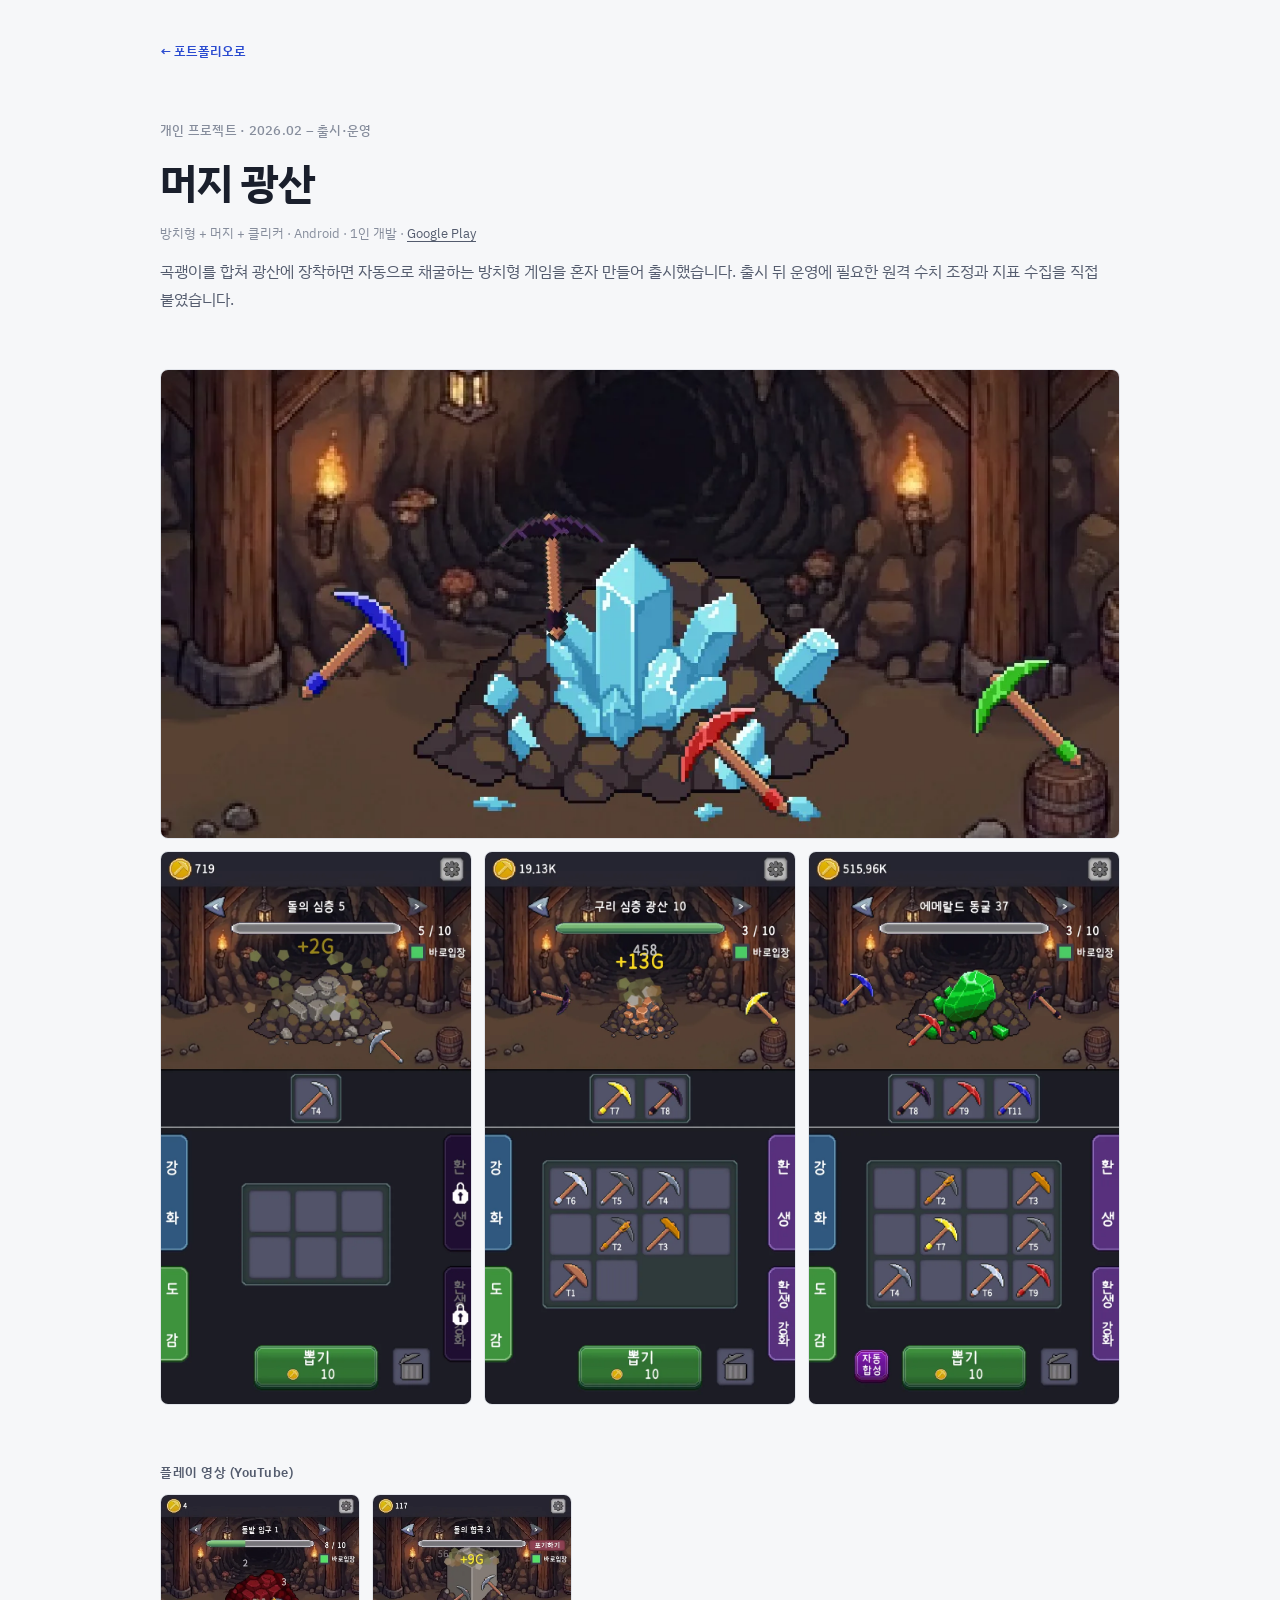
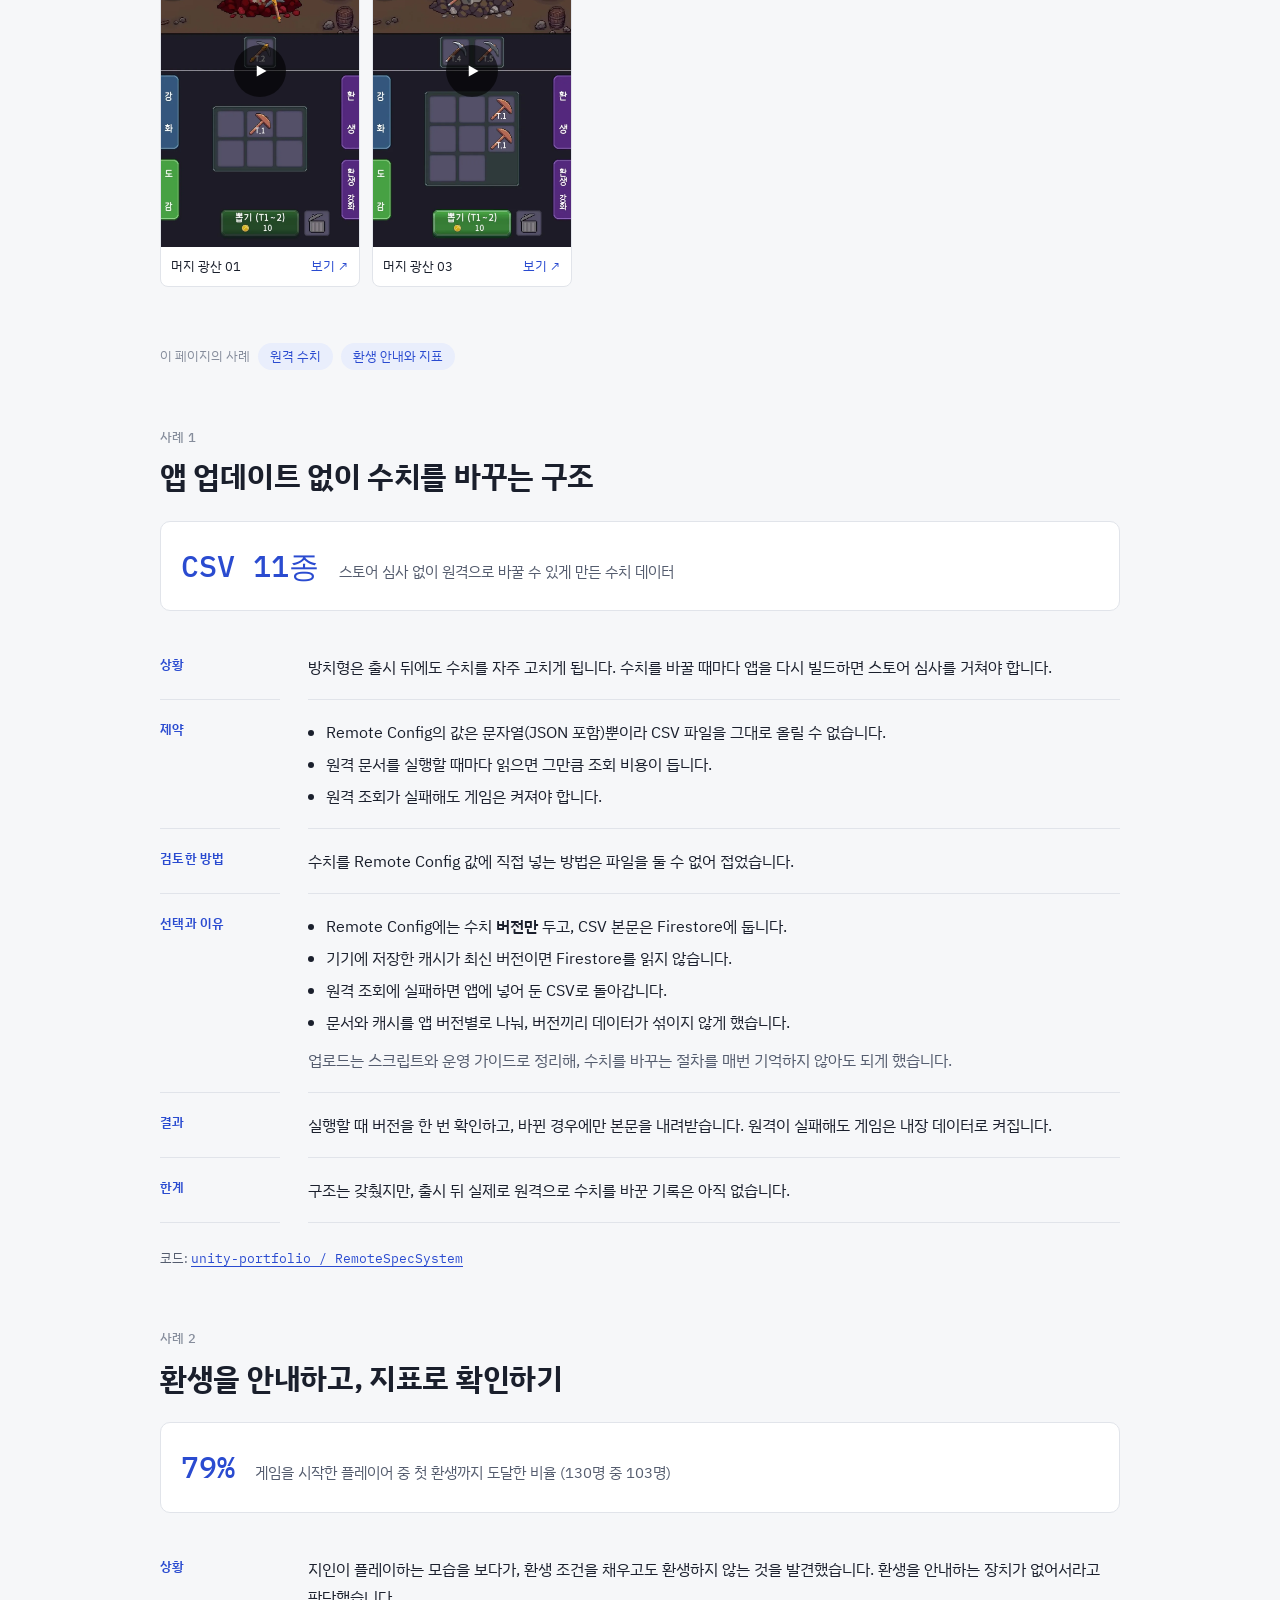
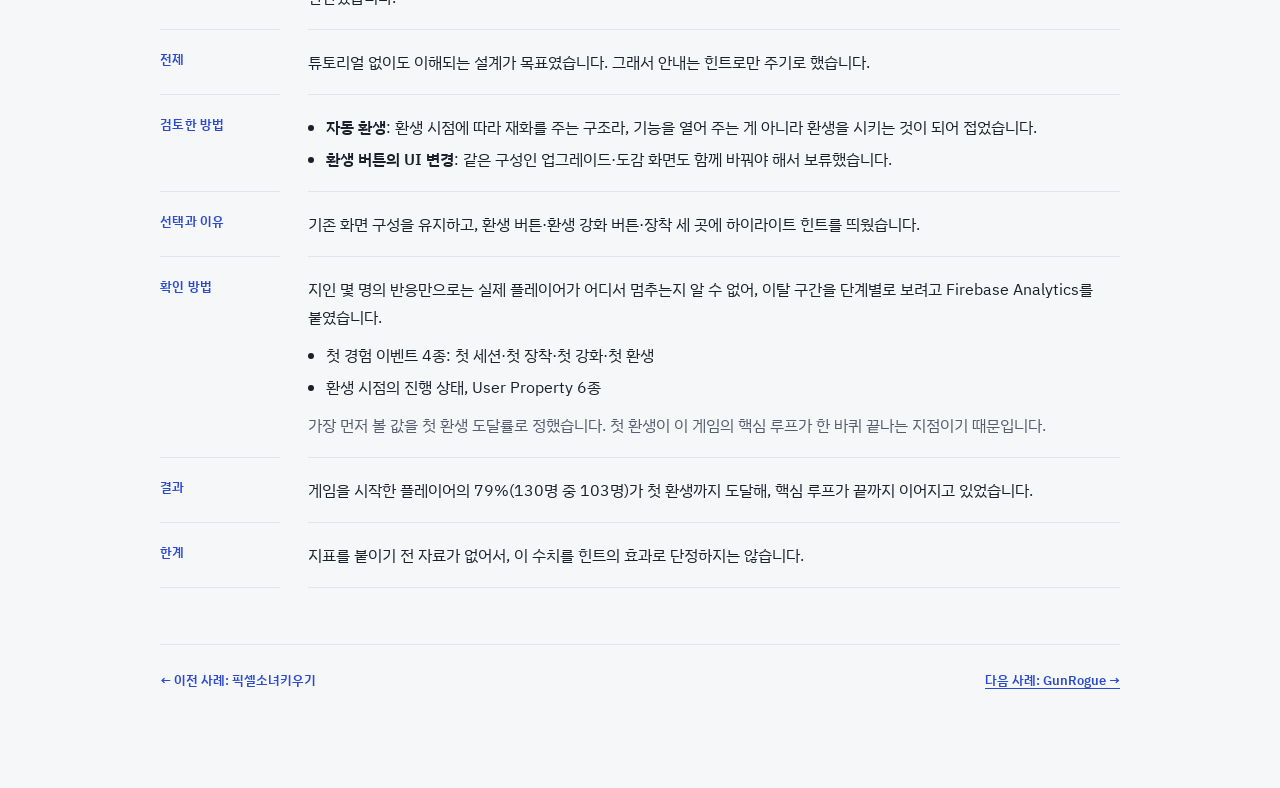
<file: merge.html>
<!doctype html>
<html lang="ko">
<head>
<meta charset="utf-8">
<meta name="viewport" content="width=device-width, initial-scale=1, viewport-fit=cover">
<title>머지 광산 사례 · 이정현</title>
<meta name="description" content="머지 광산 개발·운영에서 해결한 문제 2건: 앱 업데이트 없이 수치 바꾸기, 환생 안내와 지표">
<link rel="preconnect" href="https://fonts.googleapis.com">
<link rel="preconnect" href="https://fonts.gstatic.com" crossorigin>
<link rel="stylesheet" href="https://fonts.googleapis.com/css2?family=IBM+Plex+Mono:wght@400;500&family=IBM+Plex+Sans+KR:wght@400;500;600;700&display=swap">
<link rel="stylesheet" href="style.css">
<style>:root { padding-top: env(safe-area-inset-top, 0px); padding-bottom: env(safe-area-inset-bottom, 0px); }</style>
</head>
<body>
<div class="wrap">
  <main class="page">

    <a class="back" href="index.html">포트폴리오로</a>

    <header class="page-head">
      <span class="eyebrow">개인 프로젝트 · 2026.02 – 출시·운영</span>
      <h1>머지 광산</h1>
      <p class="meta">방치형 + 머지 + 클리커 · Android · 1인 개발 · <a href="https://play.google.com/store/apps/details?id=com.NightView.IdleMineForge" target="_blank" rel="noopener">Google Play</a></p>
      <p class="desc">곡괭이를 합쳐 광산에 장착하면 자동으로 채굴하는 방치형 게임을 혼자 만들어 출시했습니다. 출시 뒤 운영에 필요한 원격 수치 조정과 지표 수집을 직접 붙였습니다.</p>
    </header>

    <div class="gallery-wide">
      <figure><img src="images/merge_s4.webp" alt="머지 광산 대표 이미지. 광산 속 크리스탈과 곡괭이"></figure>
      <div class="gallery-row portrait">
        <figure><img src="images/merge_s1.webp" alt="게임 시작 화면. 빈 장착 칸" loading="lazy"></figure>
        <figure><img src="images/merge_s2.webp" alt="곡괭이를 합쳐 칸에 장착한 화면" loading="lazy"></figure>
        <figure><img src="images/merge_s3.webp" alt="여러 곡괭이로 채굴하는 화면" loading="lazy"></figure>
      </div>
    </div>

    <section class="videos" aria-label="플레이 영상">
      <span class="videos-title">플레이 영상 (YouTube)</span>
      <div class="vrow">
        <a class="vcard" href="https://www.youtube.com/shorts/Zfw9rEqtoNc" target="_blank" rel="noopener">
          <span class="vthumb"><img src="images/yt_Zfw9rEqtoNc.webp" alt="머지 광산 쇼츠 01 썸네일" loading="lazy"></span>
          <span class="vcap"><span>머지 광산 01</span><span>보기 ↗</span></span>
        </a>
        <a class="vcard" href="https://youtube.com/shorts/u54J88mfSMk" target="_blank" rel="noopener">
          <span class="vthumb"><img src="images/yt_u54J88mfSMk.webp" alt="머지 광산 쇼츠 03 썸네일" loading="lazy"></span>
          <span class="vcap"><span>머지 광산 03</span><span>보기 ↗</span></span>
        </a>
      </div>
    </section>

    <p class="jump">이 페이지의 사례 <a class="chip" href="#remote-spec">원격 수치</a><a class="chip" href="#rebirth">환생 안내와 지표</a></p>

    <article class="case" id="remote-spec" aria-labelledby="t-remote">
      <div class="case-head">
        <span class="eyebrow">사례 1</span>
        <h2 id="t-remote">앱 업데이트 없이 수치를 바꾸는 구조</h2>
      </div>
      <div class="outcome">
        <span class="big">CSV 11종</span>
        <span class="sub">스토어 심사 없이 원격으로 바꿀 수 있게 만든 수치 데이터</span>
      </div>
      <dl class="steps">
        <dt>상황</dt>
        <dd><p>방치형은 출시 뒤에도 수치를 자주 고치게 됩니다. 수치를 바꿀 때마다 앱을 다시 빌드하면 스토어 심사를 거쳐야 합니다.</p></dd>

        <dt>제약</dt>
        <dd>
          <ul>
            <li>Remote Config의 값은 문자열(JSON 포함)뿐이라 CSV 파일을 그대로 올릴 수 없습니다.</li>
            <li>원격 문서를 실행할 때마다 읽으면 그만큼 조회 비용이 듭니다.</li>
            <li>원격 조회가 실패해도 게임은 켜져야 합니다.</li>
          </ul>
        </dd>

        <dt>검토한 방법</dt>
        <dd><p>수치를 Remote Config 값에 직접 넣는 방법은 파일을 둘 수 없어 접었습니다.</p></dd>

        <dt>선택과 이유</dt>
        <dd>
          <ul>
            <li>Remote Config에는 수치 <strong>버전만</strong> 두고, CSV 본문은 Firestore에 둡니다.</li>
            <li>기기에 저장한 캐시가 최신 버전이면 Firestore를 읽지 않습니다.</li>
            <li>원격 조회에 실패하면 앱에 넣어 둔 CSV로 돌아갑니다.</li>
            <li>문서와 캐시를 앱 버전별로 나눠, 버전끼리 데이터가 섞이지 않게 했습니다.</li>
          </ul>
          <p class="why">업로드는 스크립트와 운영 가이드로 정리해, 수치를 바꾸는 절차를 매번 기억하지 않아도 되게 했습니다.</p>
        </dd>

        <dt>결과</dt>
        <dd><p>실행할 때 버전을 한 번 확인하고, 바뀐 경우에만 본문을 내려받습니다. 원격이 실패해도 게임은 내장 데이터로 켜집니다.</p></dd>

        <dt>한계</dt>
        <dd><p>구조는 갖췄지만, 출시 뒤 실제로 원격으로 수치를 바꾼 기록은 아직 없습니다.</p></dd>
      </dl>
      <p class="code-link">코드: <a href="https://github.com/Daltanyang0215/unity-portfolio/tree/master/RemoteSpecSystem" target="_blank" rel="noopener">unity-portfolio / RemoteSpecSystem</a></p>
    </article>

    <article class="case" id="rebirth" aria-labelledby="t-rebirth">
      <div class="case-head">
        <span class="eyebrow">사례 2</span>
        <h2 id="t-rebirth">환생을 안내하고, 지표로 확인하기</h2>
      </div>
      <div class="outcome">
        <span class="big">79%</span>
        <span class="sub">게임을 시작한 플레이어 중 첫 환생까지 도달한 비율 (130명 중 103명)</span>
      </div>
      <dl class="steps">
        <dt>상황</dt>
        <dd><p>지인이 플레이하는 모습을 보다가, 환생 조건을 채우고도 환생하지 않는 것을 발견했습니다. 환생을 안내하는 장치가 없어서라고 판단했습니다.</p></dd>

        <dt>전제</dt>
        <dd><p>튜토리얼 없이도 이해되는 설계가 목표였습니다. 그래서 안내는 힌트로만 주기로 했습니다.</p></dd>

        <dt>검토한 방법</dt>
        <dd>
          <ul>
            <li><strong>자동 환생</strong>: 환생 시점에 따라 재화를 주는 구조라, 기능을 열어 주는 게 아니라 환생을 시키는 것이 되어 접었습니다.</li>
            <li><strong>환생 버튼의 UI 변경</strong>: 같은 구성인 업그레이드·도감 화면도 함께 바꿔야 해서 보류했습니다.</li>
          </ul>
        </dd>

        <dt>선택과 이유</dt>
        <dd><p>기존 화면 구성을 유지하고, 환생 버튼·환생 강화 버튼·장착 세 곳에 하이라이트 힌트를 띄웠습니다.</p></dd>

        <dt>확인 방법</dt>
        <dd>
          <p>지인 몇 명의 반응만으로는 실제 플레이어가 어디서 멈추는지 알 수 없어, 이탈 구간을 단계별로 보려고 Firebase Analytics를 붙였습니다.</p>
          <ul>
            <li>첫 경험 이벤트 4종: 첫 세션·첫 장착·첫 강화·첫 환생</li>
            <li>환생 시점의 진행 상태, User Property 6종</li>
          </ul>
          <p class="why">가장 먼저 볼 값을 첫 환생 도달률로 정했습니다. 첫 환생이 이 게임의 핵심 루프가 한 바퀴 끝나는 지점이기 때문입니다.</p>
        </dd>

        <dt>결과</dt>
        <dd><p>게임을 시작한 플레이어의 79%(130명 중 103명)가 첫 환생까지 도달해, 핵심 루프가 끝까지 이어지고 있었습니다.</p></dd>

        <dt>한계</dt>
        <dd><p>지표를 붙이기 전 자료가 없어서, 이 수치를 힌트의 효과로 단정하지는 않습니다.</p></dd>
      </dl>
    </article>

    <nav class="page-foot" aria-label="페이지 이동">
      <a class="back" href="pixelgirl.html">이전 사례: 픽셀소녀키우기</a>
      <a class="go" href="gunrogue.html">다음 사례: GunRogue</a>
    </nav>
  </main>
</div>
</body>
</html>
</file>
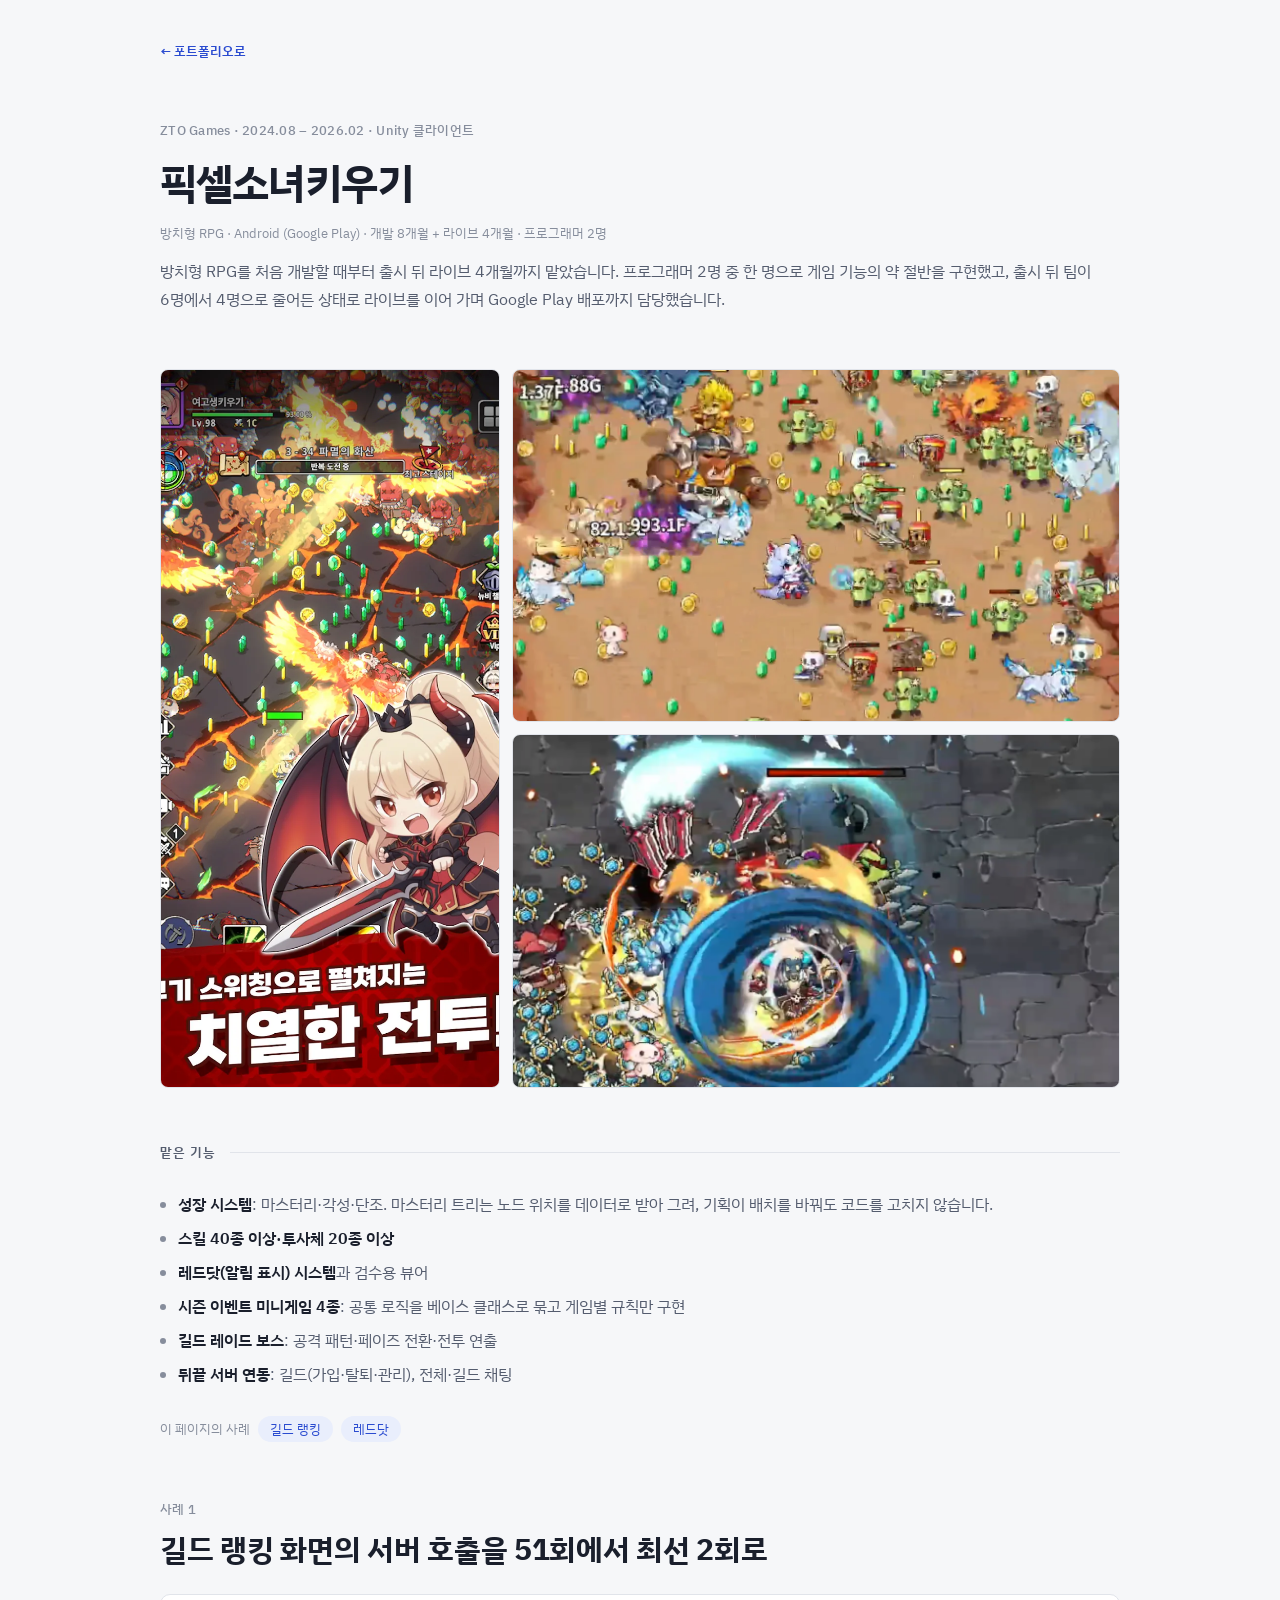
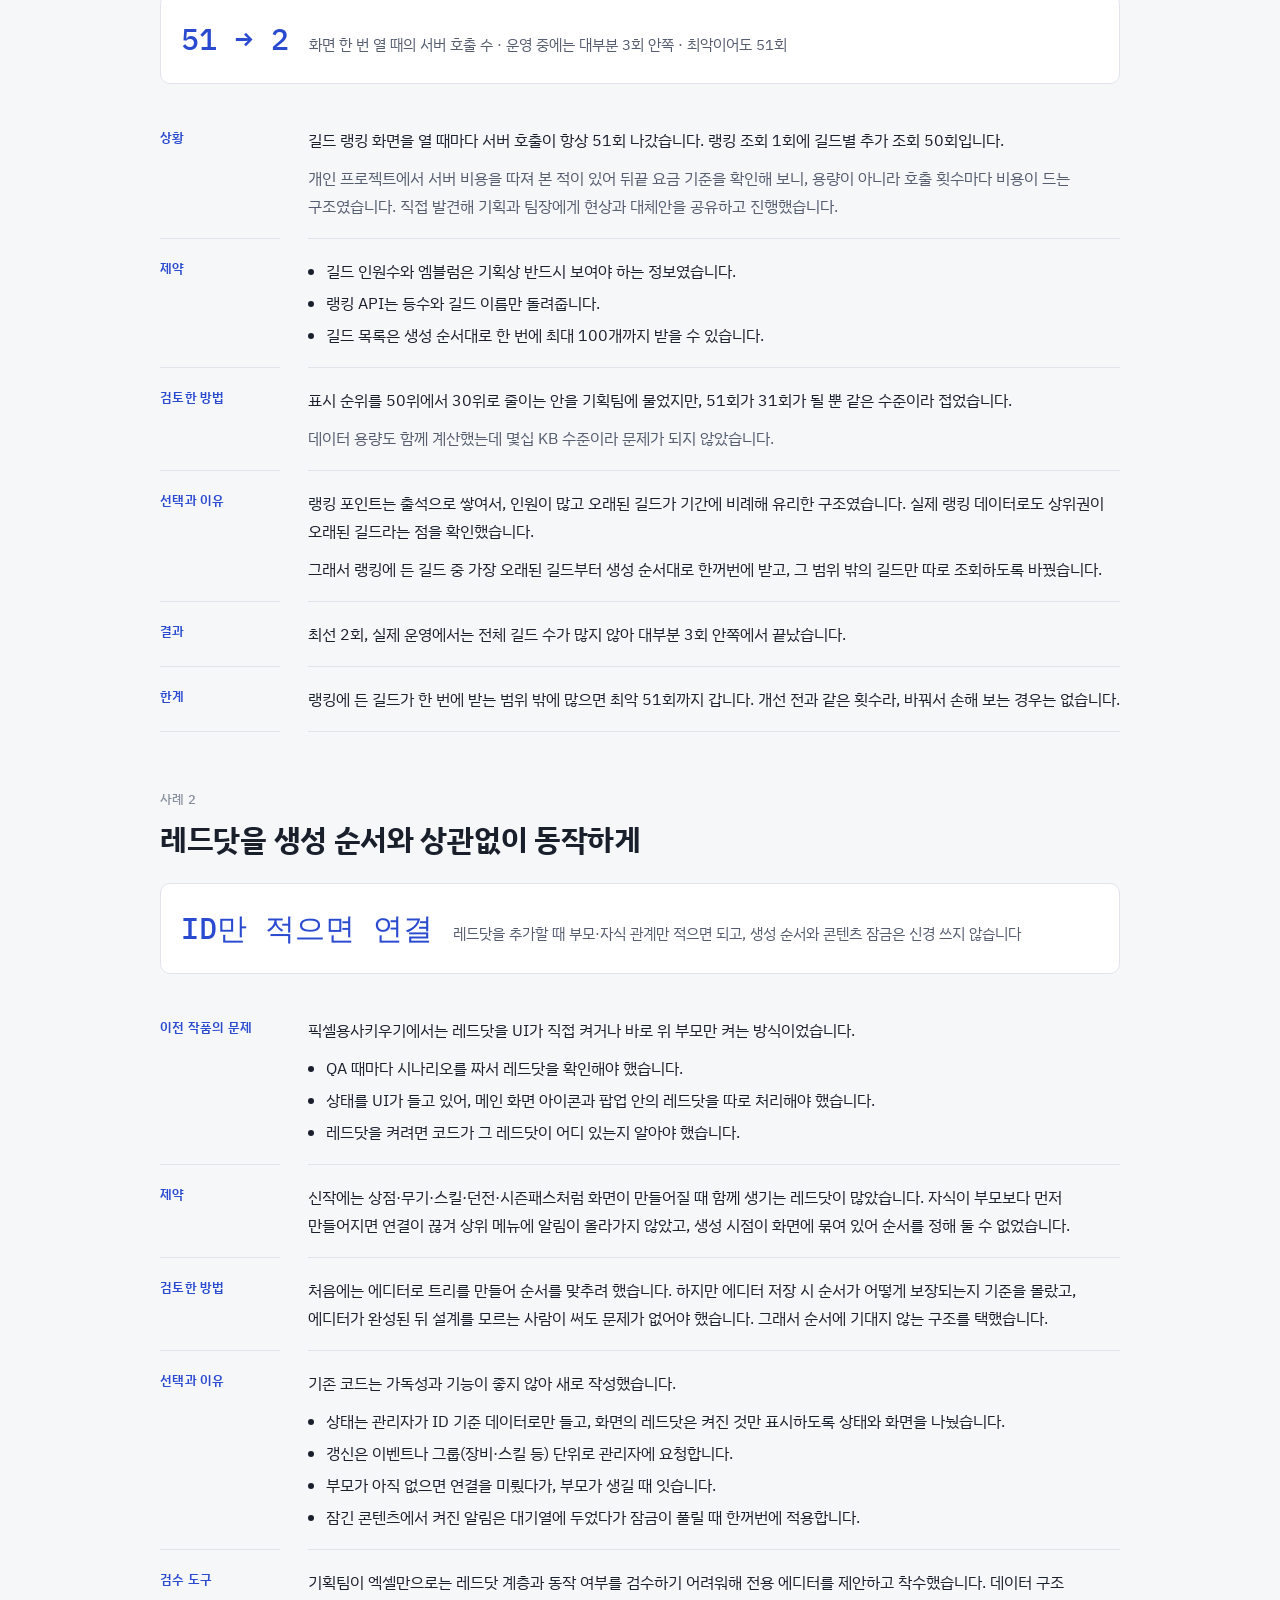
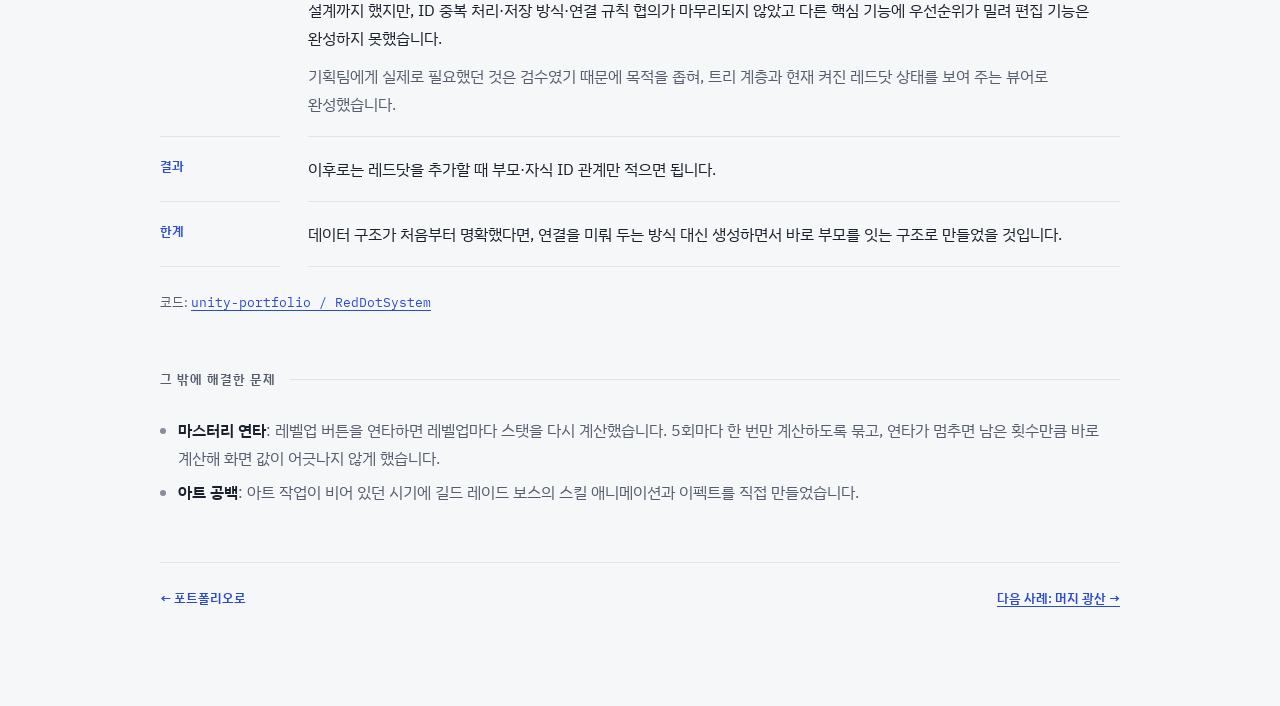
<file: pixelgirl.html>
<!doctype html>
<html lang="ko">
<head>
<meta charset="utf-8">
<meta name="viewport" content="width=device-width, initial-scale=1, viewport-fit=cover">
<title>픽셀소녀키우기 사례 · 이정현</title>
<meta name="description" content="픽셀소녀키우기 개발·라이브에서 해결한 문제 2건: 길드 랭킹 서버 호출, 레드닷 재설계">
<link rel="preconnect" href="https://fonts.googleapis.com">
<link rel="preconnect" href="https://fonts.gstatic.com" crossorigin>
<link rel="stylesheet" href="https://fonts.googleapis.com/css2?family=IBM+Plex+Mono:wght@400;500&family=IBM+Plex+Sans+KR:wght@400;500;600;700&display=swap">
<link rel="stylesheet" href="style.css">
<style>:root { padding-top: env(safe-area-inset-top, 0px); padding-bottom: env(safe-area-inset-bottom, 0px); }</style>
</head>
<body>
<div class="wrap">
  <main class="page">

    <a class="back" href="index.html">포트폴리오로</a>

    <header class="page-head">
      <span class="eyebrow">ZTO Games · 2024.08 – 2026.02 · Unity 클라이언트</span>
      <h1>픽셀소녀키우기</h1>
      <p class="meta">방치형 RPG · Android (Google Play) · 개발 8개월 + 라이브 4개월 · 프로그래머 2명</p>
      <p class="desc">방치형 RPG를 처음 개발할 때부터 출시 뒤 라이브 4개월까지 맡았습니다. 프로그래머 2명 중 한 명으로 게임 기능의 약 절반을 구현했고, 출시 뒤 팀이 6명에서 4명으로 줄어든 상태로 라이브를 이어 가며 Google Play 배포까지 담당했습니다.</p>
    </header>

    <div class="gallery">
      <figure class="tall"><img src="images/pg1.webp" alt="픽셀소녀키우기 스토어 이미지. 메인 전투 화면과 캐릭터"></figure>
      <figure><img src="images/pg2.webp" alt="필드 전투 화면. 동료와 몬스터 다수"></figure>
      <figure><img src="images/pg3.webp" alt="길드 레이드 보스 전투 화면과 스킬 이펙트"></figure>
    </div>

    <section class="section" aria-labelledby="t-roles">
      <h2 class="section-title" id="t-roles">맡은 기능</h2>
      <ul class="results">
        <li><strong>성장 시스템</strong>: 마스터리·각성·단조. 마스터리 트리는 노드 위치를 데이터로 받아 그려, 기획이 배치를 바꿔도 코드를 고치지 않습니다.</li>
        <li><strong>스킬 40종 이상·투사체 20종 이상</strong></li>
        <li><strong>레드닷(알림 표시) 시스템</strong>과 검수용 뷰어</li>
        <li><strong>시즌 이벤트 미니게임 4종</strong>: 공통 로직을 베이스 클래스로 묶고 게임별 규칙만 구현</li>
        <li><strong>길드 레이드 보스</strong>: 공격 패턴·페이즈 전환·전투 연출</li>
        <li><strong>뒤끝 서버 연동</strong>: 길드(가입·탈퇴·관리), 전체·길드 채팅</li>
      </ul>
      <p class="jump">이 페이지의 사례 <a class="chip" href="#guild-ranking">길드 랭킹</a><a class="chip" href="#red-dot">레드닷</a></p>
    </section>

    <article class="case" id="guild-ranking" aria-labelledby="t-guild">
      <div class="case-head">
        <span class="eyebrow">사례 1</span>
        <h2 id="t-guild">길드 랭킹 화면의 서버 호출을 51회에서 최선 2회로</h2>
      </div>
      <div class="outcome">
        <span class="big">51 → 2</span>
        <span class="sub">화면 한 번 열 때의 서버 호출 수 · 운영 중에는 대부분 3회 안쪽 · 최악이어도 51회</span>
      </div>
      <dl class="steps">
        <dt>상황</dt>
        <dd>
          <p>길드 랭킹 화면을 열 때마다 서버 호출이 항상 51회 나갔습니다. 랭킹 조회 1회에 길드별 추가 조회 50회입니다.</p>
          <p class="why">개인 프로젝트에서 서버 비용을 따져 본 적이 있어 뒤끝 요금 기준을 확인해 보니, 용량이 아니라 호출 횟수마다 비용이 드는 구조였습니다. 직접 발견해 기획과 팀장에게 현상과 대체안을 공유하고 진행했습니다.</p>
        </dd>

        <dt>제약</dt>
        <dd>
          <ul>
            <li>길드 인원수와 엠블럼은 기획상 반드시 보여야 하는 정보였습니다.</li>
            <li>랭킹 API는 등수와 길드 이름만 돌려줍니다.</li>
            <li>길드 목록은 생성 순서대로 한 번에 최대 100개까지 받을 수 있습니다.</li>
          </ul>
        </dd>

        <dt>검토한 방법</dt>
        <dd>
          <p>표시 순위를 50위에서 30위로 줄이는 안을 기획팀에 물었지만, 51회가 31회가 될 뿐 같은 수준이라 접었습니다.</p>
          <p class="why">데이터 용량도 함께 계산했는데 몇십 KB 수준이라 문제가 되지 않았습니다.</p>
        </dd>

        <dt>선택과 이유</dt>
        <dd>
          <p>랭킹 포인트는 출석으로 쌓여서, 인원이 많고 오래된 길드가 기간에 비례해 유리한 구조였습니다. 실제 랭킹 데이터로도 상위권이 오래된 길드라는 점을 확인했습니다.</p>
          <p>그래서 랭킹에 든 길드 중 가장 오래된 길드부터 생성 순서대로 한꺼번에 받고, 그 범위 밖의 길드만 따로 조회하도록 바꿨습니다.</p>
        </dd>

        <dt>결과</dt>
        <dd><p>최선 2회, 실제 운영에서는 전체 길드 수가 많지 않아 대부분 3회 안쪽에서 끝났습니다.</p></dd>

        <dt>한계</dt>
        <dd><p>랭킹에 든 길드가 한 번에 받는 범위 밖에 많으면 최악 51회까지 갑니다. 개선 전과 같은 횟수라, 바꿔서 손해 보는 경우는 없습니다.</p></dd>
      </dl>
    </article>

    <article class="case" id="red-dot" aria-labelledby="t-reddot">
      <div class="case-head">
        <span class="eyebrow">사례 2</span>
        <h2 id="t-reddot">레드닷을 생성 순서와 상관없이 동작하게</h2>
      </div>
      <div class="outcome">
        <span class="big">ID만 적으면 연결</span>
        <span class="sub">레드닷을 추가할 때 부모·자식 관계만 적으면 되고, 생성 순서와 콘텐츠 잠금은 신경 쓰지 않습니다</span>
      </div>
      <dl class="steps">
        <dt>이전 작품의 문제</dt>
        <dd>
          <p>픽셀용사키우기에서는 레드닷을 UI가 직접 켜거나 바로 위 부모만 켜는 방식이었습니다.</p>
          <ul>
            <li>QA 때마다 시나리오를 짜서 레드닷을 확인해야 했습니다.</li>
            <li>상태를 UI가 들고 있어, 메인 화면 아이콘과 팝업 안의 레드닷을 따로 처리해야 했습니다.</li>
            <li>레드닷을 켜려면 코드가 그 레드닷이 어디 있는지 알아야 했습니다.</li>
          </ul>
        </dd>

        <dt>제약</dt>
        <dd>
          <p>신작에는 상점·무기·스킬·던전·시즌패스처럼 화면이 만들어질 때 함께 생기는 레드닷이 많았습니다. 자식이 부모보다 먼저 만들어지면 연결이 끊겨 상위 메뉴에 알림이 올라가지 않았고, 생성 시점이 화면에 묶여 있어 순서를 정해 둘 수 없었습니다.</p>
        </dd>

        <dt>검토한 방법</dt>
        <dd>
          <p>처음에는 에디터로 트리를 만들어 순서를 맞추려 했습니다. 하지만 에디터 저장 시 순서가 어떻게 보장되는지 기준을 몰랐고, 에디터가 완성된 뒤 설계를 모르는 사람이 써도 문제가 없어야 했습니다. 그래서 순서에 기대지 않는 구조를 택했습니다.</p>
        </dd>

        <dt>선택과 이유</dt>
        <dd>
          <p>기존 코드는 가독성과 기능이 좋지 않아 새로 작성했습니다.</p>
          <ul>
            <li>상태는 관리자가 ID 기준 데이터로만 들고, 화면의 레드닷은 켜진 것만 표시하도록 상태와 화면을 나눴습니다.</li>
            <li>갱신은 이벤트나 그룹(장비·스킬 등) 단위로 관리자에 요청합니다.</li>
            <li>부모가 아직 없으면 연결을 미뤘다가, 부모가 생길 때 잇습니다.</li>
            <li>잠긴 콘텐츠에서 켜진 알림은 대기열에 두었다가 잠금이 풀릴 때 한꺼번에 적용합니다.</li>
          </ul>
        </dd>

        <dt>검수 도구</dt>
        <dd>
          <p>기획팀이 엑셀만으로는 레드닷 계층과 동작 여부를 검수하기 어려워해 전용 에디터를 제안하고 착수했습니다. 데이터 구조 설계까지 했지만, ID 중복 처리·저장 방식·연결 규칙 협의가 마무리되지 않았고 다른 핵심 기능에 우선순위가 밀려 편집 기능은 완성하지 못했습니다.</p>
          <p class="why">기획팀에게 실제로 필요했던 것은 검수였기 때문에 목적을 좁혀, 트리 계층과 현재 켜진 레드닷 상태를 보여 주는 뷰어로 완성했습니다.</p>
        </dd>

        <dt>결과</dt>
        <dd><p>이후로는 레드닷을 추가할 때 부모·자식 ID 관계만 적으면 됩니다.</p></dd>

        <dt>한계</dt>
        <dd><p>데이터 구조가 처음부터 명확했다면, 연결을 미뤄 두는 방식 대신 생성하면서 바로 부모를 잇는 구조로 만들었을 것입니다.</p></dd>
      </dl>
      <p class="code-link">코드: <a href="https://github.com/Daltanyang0215/unity-portfolio/tree/master/RedDotSystem" target="_blank" rel="noopener">unity-portfolio / RedDotSystem</a></p>
    </article>

    <section class="section" aria-labelledby="t-etc">
      <h2 class="section-title" id="t-etc">그 밖에 해결한 문제</h2>
      <ul class="results">
        <li><strong>마스터리 연타</strong>: 레벨업 버튼을 연타하면 레벨업마다 스탯을 다시 계산했습니다. 5회마다 한 번만 계산하도록 묶고, 연타가 멈추면 남은 횟수만큼 바로 계산해 화면 값이 어긋나지 않게 했습니다.</li>
        <li><strong>아트 공백</strong>: 아트 작업이 비어 있던 시기에 길드 레이드 보스의 스킬 애니메이션과 이펙트를 직접 만들었습니다.</li>
      </ul>
    </section>

    <nav class="page-foot" aria-label="페이지 이동">
      <a class="back" href="index.html">포트폴리오로</a>
      <a class="go" href="merge.html">다음 사례: 머지 광산</a>
    </nav>
  </main>
</div>
</body>
</html>
</file>
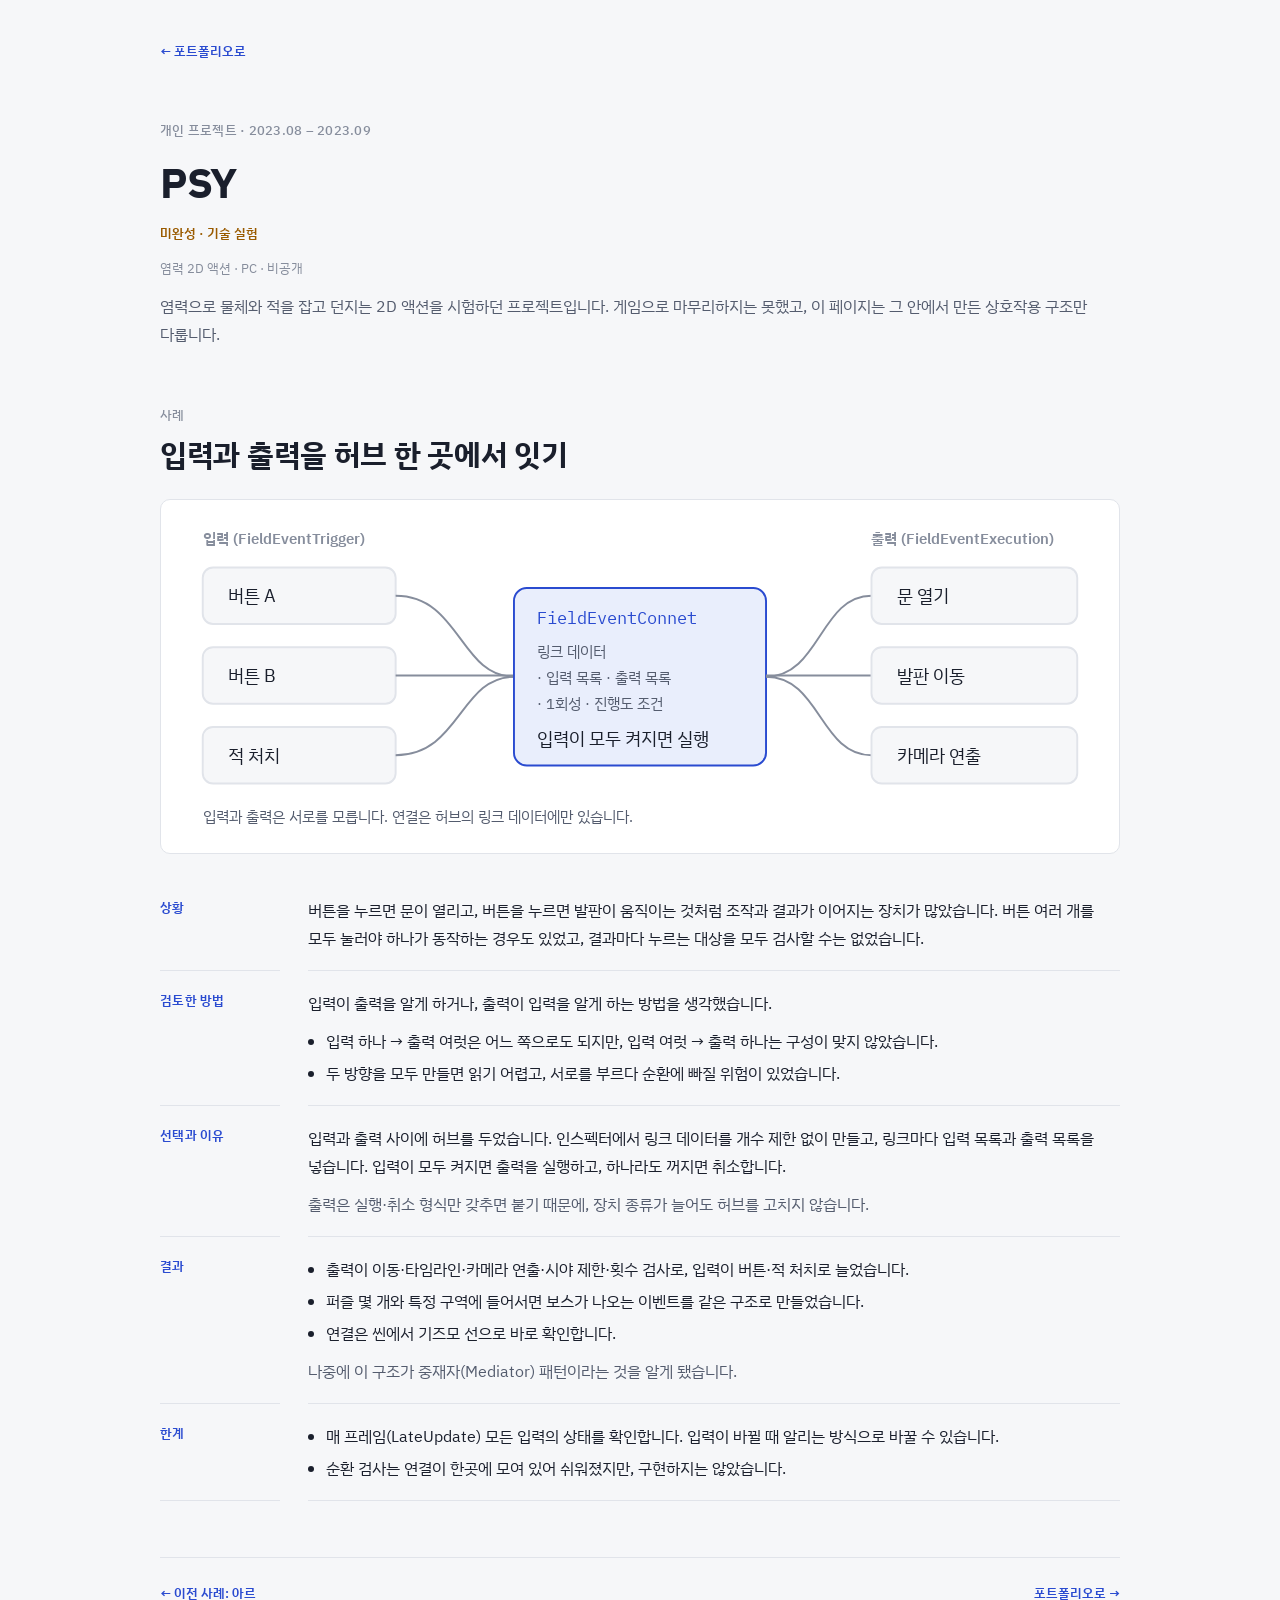
<file: psy.html>
<!doctype html>
<html lang="ko">
<head>
<meta charset="utf-8">
<meta name="viewport" content="width=device-width, initial-scale=1, viewport-fit=cover">
<title>PSY 기술 실험 · 이정현</title>
<meta name="description" content="미완성 개인 프로젝트 PSY에서 만든 입력·출력 연결 허브 구조">
<link rel="preconnect" href="https://fonts.googleapis.com">
<link rel="preconnect" href="https://fonts.gstatic.com" crossorigin>
<link rel="stylesheet" href="https://fonts.googleapis.com/css2?family=IBM+Plex+Mono:wght@400;500&family=IBM+Plex+Sans+KR:wght@400;500;600;700&display=swap">
<link rel="stylesheet" href="style.css">
<style>
  :root { padding-top: env(safe-area-inset-top, 0px); padding-bottom: env(safe-area-inset-bottom, 0px); }
  .dg-box { fill: var(--bg); stroke: var(--line); stroke-width: 1.5; }
  .dg-hub { fill: var(--accent-soft); stroke: var(--accent); stroke-width: 1.5; }
  .dg-line { stroke: var(--faint); stroke-width: 1.5; fill: none; }
  .dg-text { fill: var(--fg); font-family: var(--font-body); font-size: 14px; }
  .dg-sub { fill: var(--muted); font-family: var(--font-body); font-size: 12px; }
  .dg-cap { fill: var(--faint); font-family: var(--font-body); font-size: 12px; font-weight: 600; }
  .dg-mono { fill: var(--accent); font-family: var(--font-mono); font-size: 13px; }
</style>
</head>
<body>
<div class="wrap">
  <main class="page">

    <a class="back" href="index.html">포트폴리오로</a>

    <header class="page-head">
      <span class="eyebrow">개인 프로젝트 · 2023.08 – 2023.09</span>
      <h1>PSY</h1>
      <p class="exp-label">미완성 · 기술 실험</p>
      <p class="meta">염력 2D 액션 · PC · 비공개</p>
      <p class="desc">염력으로 물체와 적을 잡고 던지는 2D 액션을 시험하던 프로젝트입니다. 게임으로 마무리하지는 못했고, 이 페이지는 그 안에서 만든 상호작용 구조만 다룹니다.</p>
    </header>

    <article class="case" id="hub" aria-labelledby="t-hub">
      <div class="case-head">
        <span class="eyebrow">사례</span>
        <h2 id="t-hub">입력과 출력을 허브 한 곳에서 잇기</h2>
      </div>

      <figure class="diagram" aria-label="입력, 허브, 출력의 연결 구조">
        <svg viewBox="0 0 720 250" role="img" aria-labelledby="dg-title">
          <title id="dg-title">버튼 A, 버튼 B, 적 처치가 허브의 링크 데이터로 모이고, 허브가 문 열기, 발판 이동, 카메라 연출을 실행한다</title>
          <text class="dg-cap" x="20" y="22">입력 (FieldEventTrigger)</text>
          <text class="dg-cap" x="540" y="22">출력 (FieldEventExecution)</text>

          <rect class="dg-box" x="20" y="40" width="150" height="44" rx="8"/><text class="dg-text" x="40" y="67">버튼 A</text>
          <rect class="dg-box" x="20" y="102" width="150" height="44" rx="8"/><text class="dg-text" x="40" y="129">버튼 B</text>
          <rect class="dg-box" x="20" y="164" width="150" height="44" rx="8"/><text class="dg-text" x="40" y="191">적 처치</text>

          <path class="dg-line" d="M170 62 C 220 62, 220 125, 262 125"/>
          <path class="dg-line" d="M170 124 L 262 124"/>
          <path class="dg-line" d="M170 186 C 220 186, 220 125, 262 125"/>

          <rect class="dg-hub" x="262" y="56" width="196" height="138" rx="10"/>
          <text class="dg-mono" x="280" y="84">FieldEventConnet</text>
          <text class="dg-sub" x="280" y="110">링크 데이터</text>
          <text class="dg-sub" x="280" y="130">· 입력 목록 · 출력 목록</text>
          <text class="dg-sub" x="280" y="150">· 1회성 · 진행도 조건</text>
          <text class="dg-text" x="280" y="178">입력이 모두 켜지면 실행</text>

          <path class="dg-line" d="M458 125 C 500 125, 500 62, 540 62"/>
          <path class="dg-line" d="M458 124 L 540 124"/>
          <path class="dg-line" d="M458 125 C 500 125, 500 186, 540 186"/>

          <rect class="dg-box" x="540" y="40" width="160" height="44" rx="8"/><text class="dg-text" x="560" y="67">문 열기</text>
          <rect class="dg-box" x="540" y="102" width="160" height="44" rx="8"/><text class="dg-text" x="560" y="129">발판 이동</text>
          <rect class="dg-box" x="540" y="164" width="160" height="44" rx="8"/><text class="dg-text" x="560" y="191">카메라 연출</text>

          <text class="dg-sub" x="20" y="238">입력과 출력은 서로를 모릅니다. 연결은 허브의 링크 데이터에만 있습니다.</text>
        </svg>
      </figure>

      <dl class="steps">
        <dt>상황</dt>
        <dd><p>버튼을 누르면 문이 열리고, 버튼을 누르면 발판이 움직이는 것처럼 조작과 결과가 이어지는 장치가 많았습니다. 버튼 여러 개를 모두 눌러야 하나가 동작하는 경우도 있었고, 결과마다 누르는 대상을 모두 검사할 수는 없었습니다.</p></dd>

        <dt>검토한 방법</dt>
        <dd>
          <p>입력이 출력을 알게 하거나, 출력이 입력을 알게 하는 방법을 생각했습니다.</p>
          <ul>
            <li>입력 하나 → 출력 여럿은 어느 쪽으로도 되지만, 입력 여럿 → 출력 하나는 구성이 맞지 않았습니다.</li>
            <li>두 방향을 모두 만들면 읽기 어렵고, 서로를 부르다 순환에 빠질 위험이 있었습니다.</li>
          </ul>
        </dd>

        <dt>선택과 이유</dt>
        <dd>
          <p>입력과 출력 사이에 허브를 두었습니다. 인스펙터에서 링크 데이터를 개수 제한 없이 만들고, 링크마다 입력 목록과 출력 목록을 넣습니다. 입력이 모두 켜지면 출력을 실행하고, 하나라도 꺼지면 취소합니다.</p>
          <p class="why">출력은 실행·취소 형식만 갖추면 붙기 때문에, 장치 종류가 늘어도 허브를 고치지 않습니다.</p>
        </dd>

        <dt>결과</dt>
        <dd>
          <ul>
            <li>출력이 이동·타임라인·카메라 연출·시야 제한·횟수 검사로, 입력이 버튼·적 처치로 늘었습니다.</li>
            <li>퍼즐 몇 개와 특정 구역에 들어서면 보스가 나오는 이벤트를 같은 구조로 만들었습니다.</li>
            <li>연결은 씬에서 기즈모 선으로 바로 확인합니다.</li>
          </ul>
          <p class="why">나중에 이 구조가 중재자(Mediator) 패턴이라는 것을 알게 됐습니다.</p>
        </dd>

        <dt>한계</dt>
        <dd>
          <ul>
            <li>매 프레임(LateUpdate) 모든 입력의 상태를 확인합니다. 입력이 바뀔 때 알리는 방식으로 바꿀 수 있습니다.</li>
            <li>순환 검사는 연결이 한곳에 모여 있어 쉬워졌지만, 구현하지는 않았습니다.</li>
          </ul>
        </dd>
      </dl>
    </article>

    <nav class="page-foot" aria-label="페이지 이동">
      <a class="back" href="are.html">이전 사례: 아르</a>
      <a class="go" href="index.html">포트폴리오로</a>
    </nav>
  </main>
</div>
</body>
</html>
</file>
<file: style.css>
/* 레이아웃: 데스크톱은 왼쪽 고정 소개 + 오른쪽 스크롤 본문(2단), 좁은 화면은 1단.
   사례 페이지는 가운데 1단 + 사례 단계 라벨 열. */
:root {
  --bg: #f6f7f9;
  --surface: #ffffff;
  --fg: #1a1f2c;
  --muted: #545c6e;
  --faint: #868d9c;
  --line: #e1e4ea;
  --accent: #2a4bd0;
  --accent-soft: #e9eefc;
  --warn: #9a5b00;

  --font-body: "IBM Plex Sans KR", "Apple SD Gothic Neo", "Malgun Gothic", system-ui, sans-serif;
  --font-mono: "IBM Plex Mono", ui-monospace, "SFMono-Regular", Consolas, monospace;

  --step--1: 0.8125rem;
  --step-0: 1rem;
  --step-1: 1.125rem;
  --step-2: 1.375rem;
  --step-3: 1.875rem;
  --step-4: 2.625rem;
}
@media (prefers-color-scheme: dark) {
  :root:not([data-theme="light"]) {
    --bg: #0f1218;
    --surface: #161a23;
    --fg: #e5e8ef;
    --muted: #a3aab8;
    --faint: #737b8b;
    --line: #272d39;
    --accent: #93a9ff;
    --accent-soft: #1c2440;
    --warn: #e0a64a;
    color-scheme: dark;
  }
}
:root[data-theme="dark"] {
  --bg: #0f1218;
  --surface: #161a23;
  --fg: #e5e8ef;
  --muted: #a3aab8;
  --faint: #737b8b;
  --line: #272d39;
  --accent: #93a9ff;
  --accent-soft: #1c2440;
  --warn: #e0a64a;
  color-scheme: dark;
}

*, *::before, *::after { box-sizing: border-box; }
html { -webkit-text-size-adjust: 100%; scroll-behavior: smooth; }
@media (prefers-reduced-motion: reduce) { html { scroll-behavior: auto; } }
body {
  margin: 0;
  background: var(--bg);
  color: var(--fg);
  font-family: var(--font-body);
  font-size: var(--step-0);
  line-height: 1.75;
  word-break: keep-all;
  overflow-wrap: break-word;
}
img, video { max-width: 100%; display: block; }
h1, h2, h3, h4 { line-height: 1.35; text-wrap: balance; margin: 0; }
p, ul, ol, dl, figure { margin: 0; }
a { color: var(--accent); text-decoration-thickness: 1px; text-underline-offset: 3px; }
a:focus-visible, button:focus-visible { outline: 2px solid var(--accent); outline-offset: 3px; border-radius: 4px; }
strong { font-weight: 600; color: var(--fg); }
.mono { font-family: var(--font-mono); }
.num { font-variant-numeric: tabular-nums; }

/* ── 공통 바깥 틀 ───────────────────────── */
.wrap {
  max-width: 1400px;
  margin: 0 auto;
  padding-left: max(24px, env(safe-area-inset-left, 0px));
  padding-right: max(24px, env(safe-area-inset-right, 0px));
}
@media (max-width: 480px) {
  .wrap {
    padding-left: max(16px, env(safe-area-inset-left, 0px));
    padding-right: max(16px, env(safe-area-inset-right, 0px));
  }
}

/* ── 메인: 2단 ──────────────────────────── */
.layout { display: grid; grid-template-columns: 1fr; gap: 0; }
.intro { padding-block: 64px 32px; display: flex; flex-direction: column; gap: 20px; }
.content { padding-block: 16px 96px; display: flex; flex-direction: column; gap: 88px; min-width: 0; }

@media (min-width: 1024px) {
  .layout { grid-template-columns: minmax(260px, 0.5fr) minmax(0, 1.5fr); gap: 72px; }
  .intro {
    position: sticky; top: 0; height: 100vh; max-height: 100vh;
    padding-block: 88px 64px; justify-content: space-between;
  }
  .content { padding-block: 88px 120px; }
}

.name { font-size: var(--step-4); font-weight: 700; letter-spacing: -0.02em; }
.tagline { font-size: var(--step-2); font-weight: 600; color: var(--fg); max-width: 16em; line-height: 1.5; }
.lede { color: var(--muted); max-width: 30em; }

.toc { display: none; }
@media (min-width: 1024px) {
  .toc { display: flex; flex-direction: column; gap: 6px; margin-top: 36px; }
  .toc a {
    display: flex; align-items: center; gap: 14px; width: fit-content;
    color: var(--faint); text-decoration: none; font-size: var(--step--1);
    font-weight: 600; letter-spacing: 0.04em; padding-block: 4px;
  }
  .toc a::before {
    content: ""; display: block; height: 1px; width: 28px; background: currentColor;
    transition: width 0.2s ease;
  }
  .toc a:hover, .toc a[aria-current="true"] { color: var(--fg); }
  .toc a:hover::before, .toc a[aria-current="true"]::before { width: 56px; }
}
@media (prefers-reduced-motion: reduce) { .toc a::before { transition: none; } }

.contact { display: flex; flex-direction: column; gap: 10px; font-size: var(--step--1); color: var(--muted); }
.contact-mail { display: flex; flex-wrap: wrap; align-items: center; gap: 8px; }
.contact-mail span { font-family: var(--font-mono); color: var(--fg); user-select: all; }
.copy-btn {
  font: inherit; font-size: 0.75rem; color: var(--muted); background: transparent;
  border: 1px solid var(--line); border-radius: 6px; padding: 1px 8px; cursor: pointer;
}
.copy-btn:hover { color: var(--fg); border-color: var(--faint); }
.links { display: flex; flex-wrap: wrap; gap: 6px 16px; }
.links a { color: var(--fg); text-decoration: none; border-bottom: 1px solid var(--line); }
.links a:hover { border-color: var(--accent); color: var(--accent); }

/* ── 섹션 공통 ──────────────────────────── */
.section { display: flex; flex-direction: column; gap: 28px; scroll-margin-top: 32px; }
.section-title {
  font-size: var(--step--1); font-weight: 600; letter-spacing: 0.08em;
  color: var(--muted); display: flex; align-items: center; gap: 14px;
}
.section-title::after { content: ""; flex: 1; height: 1px; background: var(--line); }

/* 강점 */
.strengths { list-style: none; padding: 0; display: flex; flex-direction: column; gap: 28px; }
.strength { display: flex; flex-direction: column; gap: 8px; }
.strength h3 { font-size: var(--step-1); font-weight: 600; }
.strength p { color: var(--muted); }
.chips { display: flex; flex-wrap: wrap; gap: 8px; margin-top: 4px; }
.chip {
  font-size: var(--step--1); text-decoration: none; color: var(--accent);
  background: var(--accent-soft); border-radius: 999px; padding: 2px 12px;
}
.chip:hover { text-decoration: underline; }

/* 썸네일 행(대표 사례·주요 개인 프로젝트) — 링크라는 게 보이도록 행 전체가 눌림 */
.rows { list-style: none; padding: 0; display: flex; flex-direction: column; gap: 8px; }
.row {
  position: relative; display: grid; grid-template-columns: 1fr; gap: 14px;
  padding: 16px; margin-inline: -16px; border-radius: 10px;
  border: 1px solid transparent; transition: background 0.15s ease, border-color 0.15s ease;
}
@media (min-width: 640px) { .row { grid-template-columns: 220px minmax(0, 1fr); gap: 24px; } }
.row:hover { background: var(--surface); border-color: var(--line); }
@media (prefers-reduced-motion: reduce) { .row { transition: none; } }
.row-thumb {
  aspect-ratio: 16 / 10; width: 100%; max-width: 100%; border-radius: 6px; overflow: hidden;
  border: 1px solid var(--line); background: var(--line);
}
.row-thumb img { width: 100%; height: 100%; object-fit: cover; }
.row-body { display: flex; flex-direction: column; gap: 6px; min-width: 0; }
.eyebrow { font-size: var(--step--1); color: var(--faint); font-weight: 500; letter-spacing: 0.02em; }
.row h3 { font-size: var(--step-1); font-weight: 600; }
.row h3 a { color: var(--accent); text-decoration: none; }
.row h3 a::after { content: ""; position: absolute; inset: 0; border-radius: 10px; }
.row:hover h3 a { color: var(--accent); }
.row p { color: var(--muted); font-size: 0.9375rem; }
.row:hover h3 a { text-decoration: underline; }

/* 사례 페이지가 있는 제목·썸네일 — 링크 색으로 눌린다는 것을 보여 준다 */
.tlink { color: var(--accent); text-decoration: none; }
.tlink::after { content: " →"; font-weight: 400; }
.tlink:hover { text-decoration: underline; }
a.row-thumb, a.thumb { display: block; transition: border-color 0.15s ease, opacity 0.15s ease; }
a.row-thumb:hover, a.thumb:hover { border-color: var(--accent); opacity: 0.9; }
@media (prefers-reduced-motion: reduce) { a.row-thumb, a.thumb { transition: none; } }
.go { font-size: var(--step--1); font-weight: 600; color: var(--accent); }
.go::after { content: " →"; }

/* 경력·프로젝트 블록 */
.entry { display: flex; flex-direction: column; gap: 14px; }
.entry + .entry { padding-top: 36px; border-top: 1px solid var(--line); }
.entry-head { display: flex; flex-wrap: wrap; align-items: baseline; justify-content: space-between; gap: 4px 16px; }
.entry-head h3 { font-size: var(--step-2); font-weight: 700; }
.period { font-size: var(--step--1); color: var(--faint); font-family: var(--font-mono); }
.job { display: flex; flex-direction: column; gap: 10px; padding-left: 16px; border-left: 2px solid var(--line); }
.job h4 { font-size: var(--step-1); font-weight: 600; }
.meta { font-size: var(--step--1); color: var(--faint); }
.meta a { color: var(--muted); }
.desc { color: var(--muted); }
.results { padding-left: 1.1em; display: flex; flex-direction: column; gap: 6px; color: var(--muted); }
.results li::marker { color: var(--faint); }
.note { font-size: var(--step--1); color: var(--faint); }
.tag {
  display: inline-block; font-size: 0.75rem; font-weight: 600; color: var(--warn);
  border: 1px solid currentColor; border-radius: 4px; padding: 0 6px; margin-left: 6px;
  vertical-align: 3px; letter-spacing: 0.02em;
}
.more {
  align-self: flex-start; display: inline-flex; align-items: center; gap: 6px;
  font-size: 0.9375rem; font-weight: 600; text-decoration: none; color: var(--accent);
  border: 1px solid var(--accent); border-radius: 8px; padding: 6px 14px;
}
.more:hover { background: var(--accent-soft); }
.pending {
  align-self: flex-start; font-size: var(--step--1); color: var(--faint);
  border: 1px dashed var(--line); border-radius: 8px; padding: 4px 12px;
}

/* 그 밖의 프로젝트: 목록 */
.minor { list-style: none; padding: 0; display: flex; flex-direction: column; }
.minor li {
  display: grid; grid-template-columns: 1fr; gap: 12px 20px; padding-block: 18px;
  border-top: 1px solid var(--line);
}
@media (min-width: 640px) { .minor li { grid-template-columns: 160px minmax(0, 1fr); } .minor li.noimg { grid-template-columns: 1fr; } }
.minor .thumb {
  aspect-ratio: 16 / 9; width: 100%; max-width: 100%; border-radius: 6px; overflow: hidden;
  border: 1px solid var(--line); background: var(--line);
}
.minor .thumb img { width: 100%; height: 100%; object-fit: cover; }
.minor li > div { display: flex; flex-direction: column; gap: 4px; min-width: 0; }
.minor h4 { font-size: var(--step-0); font-weight: 600; }
.minor p { color: var(--muted); font-size: 0.9375rem; }
.minor .links { font-size: var(--step--1); margin-top: 4px; }
.also { font-size: 0.9375rem; color: var(--muted); }
.also a { color: var(--muted); }
.stack-lines { display: flex; flex-direction: column; gap: 10px; }
.stack-lines p { color: var(--muted); }
.stack-lines b { font-weight: 600; color: var(--fg); margin-right: 10px; font-size: var(--step--1); }

/* 표 */
.table-wrap { overflow-x: auto; }
table { width: 100%; border-collapse: collapse; font-size: 0.9375rem; }
th, td { text-align: left; padding: 10px 12px 10px 0; border-bottom: 1px solid var(--line); vertical-align: top; }
th { font-size: var(--step--1); color: var(--faint); font-weight: 600; }
td { color: var(--muted); }
td:first-child { color: var(--fg); }
.stack { display: grid; grid-template-columns: 1fr; gap: 4px 24px; }
.stack dt { font-size: var(--step--1); color: var(--faint); font-weight: 600; padding-top: 12px; }
.stack dd { margin: 0; color: var(--muted); padding-bottom: 12px; border-bottom: 1px solid var(--line); }
@media (min-width: 640px) {
  .stack { grid-template-columns: 112px minmax(0, 1fr); }
  .stack dt, .stack dd { padding-block: 12px; border-bottom: 1px solid var(--line); }
}

.foot { font-size: var(--step--1); color: var(--faint); }

/* ── 사례 페이지 ────────────────────────── */
.page { max-width: 960px; margin: 0 auto; padding-block: 40px 96px; display: flex; flex-direction: column; gap: 56px; }
.back { font-size: var(--step--1); font-weight: 600; text-decoration: none; }
.back::before { content: "← "; }
.page-head { display: flex; flex-direction: column; gap: 12px; }
.page-head h1 { font-size: var(--step-4); font-weight: 700; letter-spacing: -0.02em; }
.gallery { display: grid; grid-template-columns: 1fr; gap: 12px; }
@media (min-width: 640px) { .gallery { grid-template-columns: 0.56fr 1fr; grid-template-rows: auto auto; } .gallery .tall { grid-row: span 2; } }
.gallery figure { border-radius: 8px; overflow: hidden; border: 1px solid var(--line); background: var(--line); }
.gallery img { width: 100%; height: 100%; object-fit: cover; }
.jump { display: flex; flex-wrap: wrap; gap: 8px; align-items: center; font-size: var(--step--1); color: var(--faint); }

.case { display: flex; flex-direction: column; gap: 24px; scroll-margin-top: 24px; }
.case-head { display: flex; flex-direction: column; gap: 8px; }
.case-head h2 { font-size: var(--step-3); font-weight: 700; letter-spacing: -0.01em; }
.outcome {
  display: flex; flex-wrap: wrap; align-items: baseline; gap: 6px 20px;
  padding: 18px 20px; background: var(--surface); border: 1px solid var(--line); border-radius: 10px;
}
.outcome .big { font-family: var(--font-mono); font-size: var(--step-3); font-weight: 500; color: var(--accent); font-variant-numeric: tabular-nums; }
.outcome .sub { color: var(--muted); font-size: 0.9375rem; }
.steps { display: grid; grid-template-columns: 1fr; }
.steps dt {
  font-size: var(--step--1); font-weight: 600; color: var(--accent);
  padding-top: 18px; letter-spacing: 0.02em;
}
.steps dd { margin: 0; color: var(--fg); padding-bottom: 18px; border-bottom: 1px solid var(--line); display: flex; flex-direction: column; gap: 10px; }
.steps dd .why { color: var(--muted); }
@media (min-width: 720px) {
  .steps { grid-template-columns: 120px minmax(0, 1fr); column-gap: 28px; }
  .steps dt, .steps dd { padding-block: 18px; border-bottom: 1px solid var(--line); }
}
.steps ul { padding-left: 1.1em; display: flex; flex-direction: column; gap: 4px; }
.code-link { font-size: var(--step--1); color: var(--muted); }
.code-link a { font-family: var(--font-mono); }
.page-foot { display: flex; flex-wrap: wrap; justify-content: space-between; gap: 12px; padding-top: 24px; border-top: 1px solid var(--line); }

.gallery-wide { display: flex; flex-direction: column; gap: 12px; }
.gallery-wide figure, .gallery-row figure { border-radius: 8px; overflow: hidden; border: 1px solid var(--line); background: var(--line); }
.gallery-row { display: grid; grid-template-columns: repeat(auto-fit, minmax(140px, 1fr)); gap: 12px; }
.gallery-row img { width: 100%; height: 100%; object-fit: cover; }
.gallery-row.portrait figure { aspect-ratio: 9 / 16; }
.gallery-row.landscape figure { aspect-ratio: 16 / 9; }
.gallery-wide video { width: 100%; height: auto; background: #000; }
figcaption { font-size: var(--step--1); color: var(--faint); padding: 6px 10px; background: var(--surface); }

/* 유튜브 영상 카드 — 외부 영상은 임베드하지 않고 썸네일 링크로 연다 */
.videos { display: flex; flex-direction: column; gap: 10px; }
.videos-title { font-size: var(--step--1); font-weight: 600; color: var(--muted); letter-spacing: 0.04em; }
.vrow { display: grid; grid-template-columns: repeat(auto-fill, minmax(150px, 200px)); gap: 12px; }
.vrow.wide { grid-template-columns: minmax(0, 420px); }
.vcard {
  display: flex; flex-direction: column; text-decoration: none; color: var(--fg);
  border: 1px solid var(--line); border-radius: 8px; overflow: hidden; background: var(--surface);
}
.vcard:hover { border-color: var(--accent); }
.vthumb { position: relative; aspect-ratio: 9 / 16; background: var(--line); }
.vrow.wide .vthumb { aspect-ratio: 16 / 9; }
.vthumb img { width: 100%; height: 100%; object-fit: cover; }
.vthumb::after {
  content: ""; position: absolute; left: 50%; top: 50%; width: 52px; height: 52px; margin: -26px 0 0 -26px;
  border-radius: 50%; background: rgba(0, 0, 0, 0.6)
    url("data:image/svg+xml,%3Csvg xmlns='http://www.w3.org/2000/svg' viewBox='0 0 24 24'%3E%3Cpath d='M9 7l9 5-9 5z' fill='white'/%3E%3C/svg%3E") center / 26px no-repeat;
}
.vcap { padding: 8px 10px; font-size: var(--step--1); display: flex; justify-content: space-between; gap: 8px; }
.vcap span:last-child { color: var(--accent); white-space: nowrap; }

/* 가로 막대(검사 구성·클리어율) */
.bars { display: flex; flex-direction: column; gap: 8px; }
.bar { display: grid; grid-template-columns: minmax(0, 11em) minmax(0, 1fr) 3.5em; align-items: center; gap: 12px; font-size: 0.875rem; }
.bar-label { color: var(--muted); }
.bar-track { display: block; height: 10px; background: var(--line); border-radius: 999px; overflow: hidden; }
.bar-fill { display: block; height: 100%; background: var(--accent); border-radius: 999px; }
.bar-fill.dim { background: var(--faint); }
.bar-val { font-family: var(--font-mono); font-variant-numeric: tabular-nums; text-align: right; color: var(--fg); }
@media (max-width: 520px) { .bar { grid-template-columns: minmax(0, 1fr) 3.5em; } .bar-track { grid-column: 1 / -1; grid-row: 2; } }

/* 구조 그림·코드 예시 */
.diagram { border: 1px solid var(--line); border-radius: 10px; background: var(--surface); padding: 16px; overflow-x: auto; }
.diagram svg { display: block; width: 100%; min-width: 520px; height: auto; }
.codegrid { border-collapse: collapse; font-family: var(--font-mono); font-size: 0.875rem; }
.codegrid th, .codegrid td { border: 1px solid var(--line); padding: 6px 12px; text-align: center; }
.codegrid th { color: var(--faint); font-family: var(--font-body); font-weight: 600; }
.codegrid td { color: var(--fg); }
.exp-label { font-size: var(--step--1); color: var(--warn); font-weight: 600; }

/* ── 인쇄(PDF) ─────────────────────────── */
@media print {
  :root { --bg: #fff; --surface: #fff; }
  body { font-size: 10.5pt; line-height: 1.6; }
  .layout { grid-template-columns: 1fr; }
  .intro { position: static; height: auto; padding-block: 0 16px; }
  .toc, .copy-btn, .pending { display: none; }
  .content { padding-block: 0; gap: 32px; }
  .row, .entry, .case, .minor li, .job { break-inside: avoid; }
  .row:hover { background: none; }
  a { color: inherit; }
}
</file>
